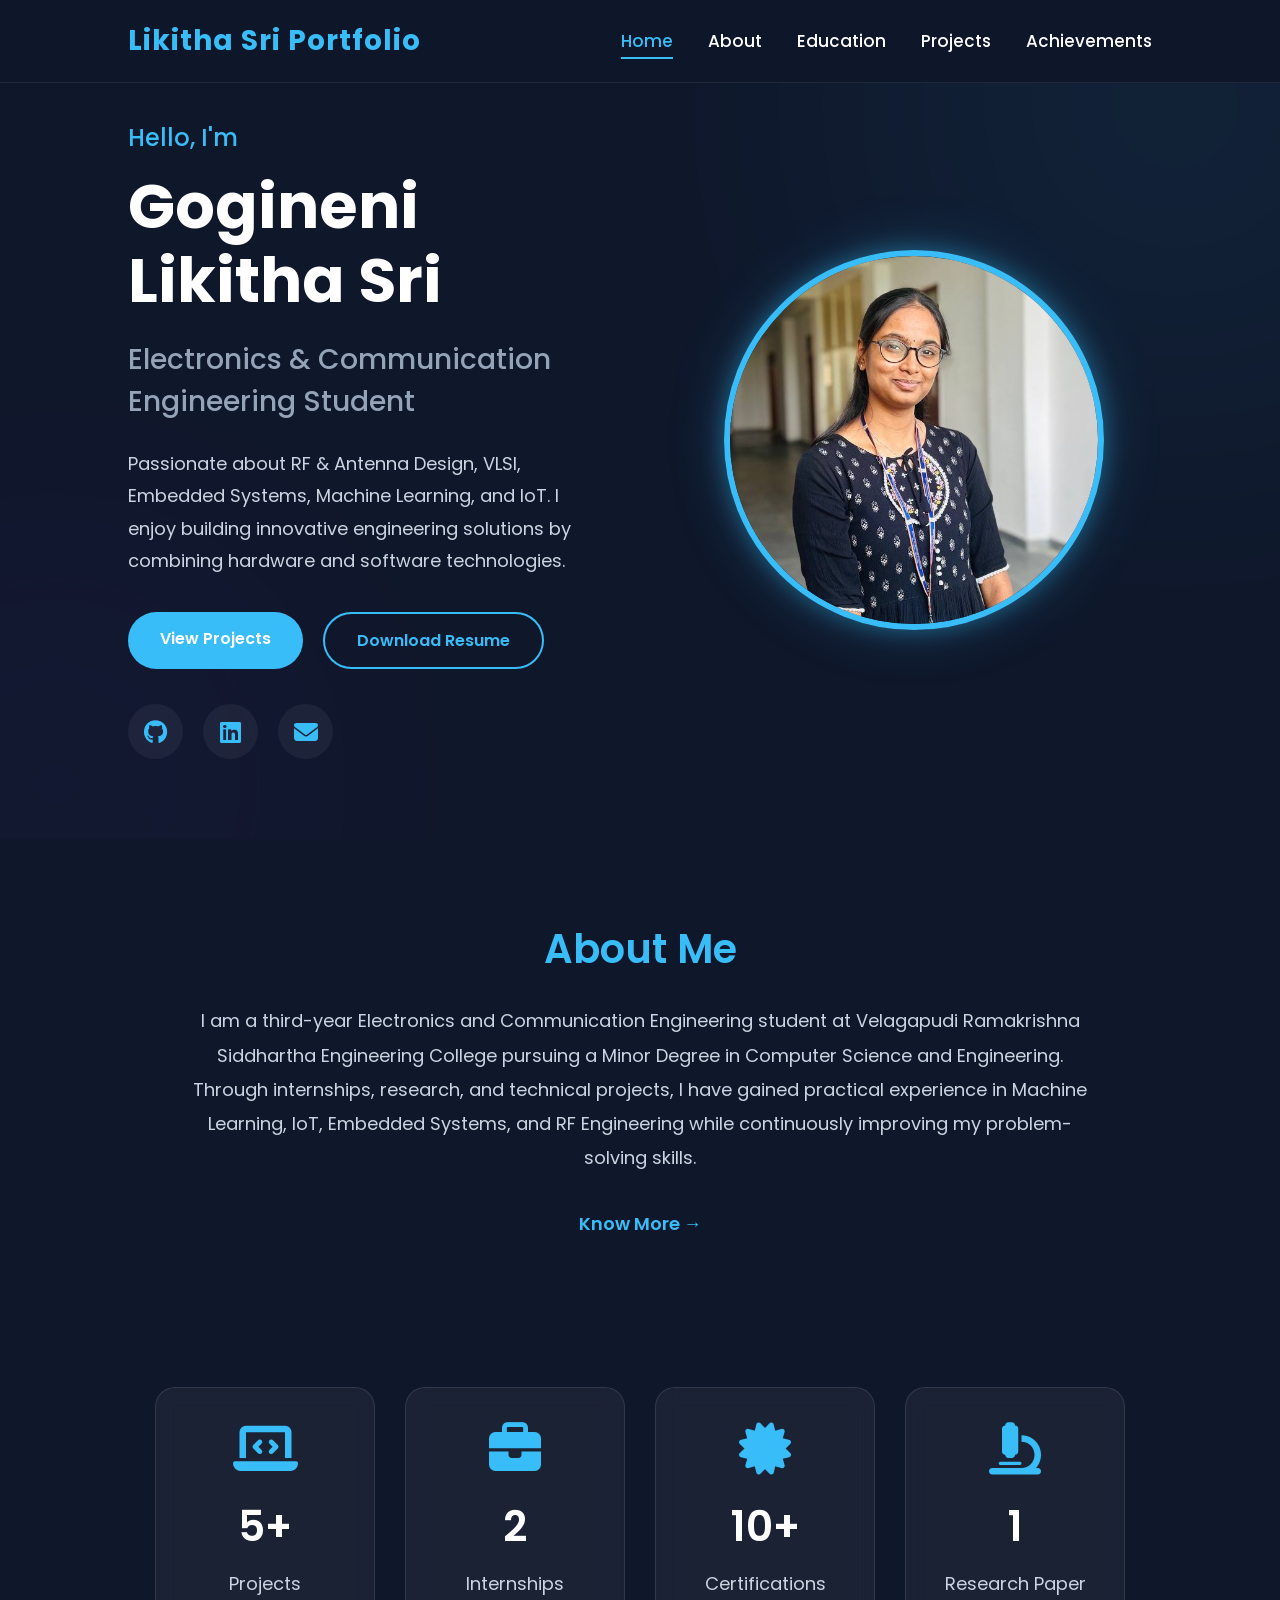
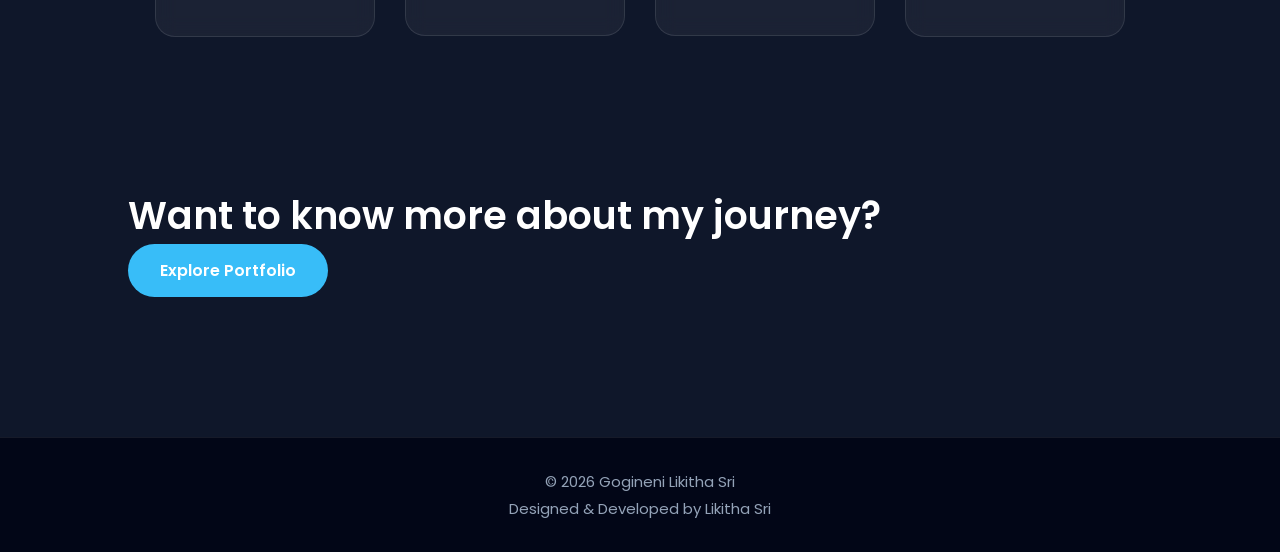
<file: index.html>
<!DOCTYPE html>
<html lang="en">

<head>
    <meta charset="UTF-8">
    <meta name="viewport" content="width=device-width, initial-scale=1.0">
    <title>Likitha Sri |    Portfolio</title>

    <link rel="stylesheet" href="style.css">

    <link href="https://fonts.googleapis.com/css2?family=Poppins:wght@300;400;500;600;700&display=swap"
        rel="stylesheet">

    <link rel="stylesheet"
        href="https://cdnjs.cloudflare.com/ajax/libs/font-awesome/6.6.0/css/all.min.css">
</head>

<body>

    <nav class="navbar">
        <div class="logo">
            Likitha Sri Portfolio
        </div>
        <ul class="nav-links">
            <li><a href="index.html" class="active">Home</a></li>
            <li><a href="about.html">About</a></li>
            <li><a href="education.html">Education</a></li>
            <li><a href="projects.html">Projects</a></li>
            <li><a href="achievements.html">Achievements</a></li>
        </ul>
    </nav>

    <section class="hero">
        <div class="hero-text">
            <h3>Hello, I'm</h3>
            <h1>Gogineni Likitha Sri</h1>
            <h2>Electronics & Communication Engineering Student</h2>
            <p>Passionate about RF & Antenna Design, VLSI, Embedded Systems, Machine Learning, and IoT. I enjoy building innovative engineering solutions by combining hardware and software technologies.</p>

            <div class="buttons">
                <a href="projects.html" class="btn"> View Projects </a>
                <a href="238W1A04L3.pdf" class="btn btn-outline"> Download Resume  </a>
            </div>

<!-- Social Icons -->

<div class="social-icons">

    <a href="https://github.com/likithasrig" target="_blank">
        <i class="fab fa-github"></i>
    </a>

    <a href="https://www.linkedin.com/in/likitha-sri-gogineni/" target="_blank">
        <i class="fab fa-linkedin"></i>
    </a>

    <a href="https://mail.google.com/mail/?view=cm&fs=1&to=likithasri.g@gmail.com" target="_blank">
        <i class="fas fa-envelope"></i>
    </a>

</div>
        </div>
        <div class="hero-image">
            <img src="portfolio image.jpg" alt="Likitha Sri">
        </div>
    </section>

    <section class="intro">
        <h2>About Me</h2>
        <p>I am a third-year Electronics and Communication Engineering student at Velagapudi Ramakrishna Siddhartha Engineering College pursuing a Minor Degree in Computer Science and Engineering. Through internships, research, and technical projects, I have gained practical experience in Machine Learning, IoT, Embedded Systems, and RF Engineering while continuously improving my problem-solving skills. </p>
        <a href="about.html" class="read-more">Know More →</a>
    </section>

    <section class="stats">
        <div class="stat-card">
            <i class="fa-solid fa-laptop-code"></i>
            <h2>5+</h2>
            <p>Projects</p>
        </div>
        <div class="stat-card">
            <i class="fa-solid fa-briefcase"></i>
            <h2>2</h2>
            <p>Internships</p>
        </div>
        <div class="stat-card">
            <i class="fa-solid fa-certificate"></i>
            <h2>10+</h2>
            <p>Certifications</p>
        </div>
        <div class="stat-card">
            <i class="fa-solid fa-microscope"></i>
            <h2>1</h2>
            <p>Research Paper</p>
        </div>
    </section>

    <section class="cta">
        <h2> Want to know more about my journey? </h2>
        <a href="about.html" class="btn">Explore Portfolio</a>
    </section>

    <footer>
        <p>
            © 2026 Gogineni Likitha Sri
            <br>
            Designed & Developed by Likitha Sri
        </p>
    </footer>

</body>
</html>
</file>
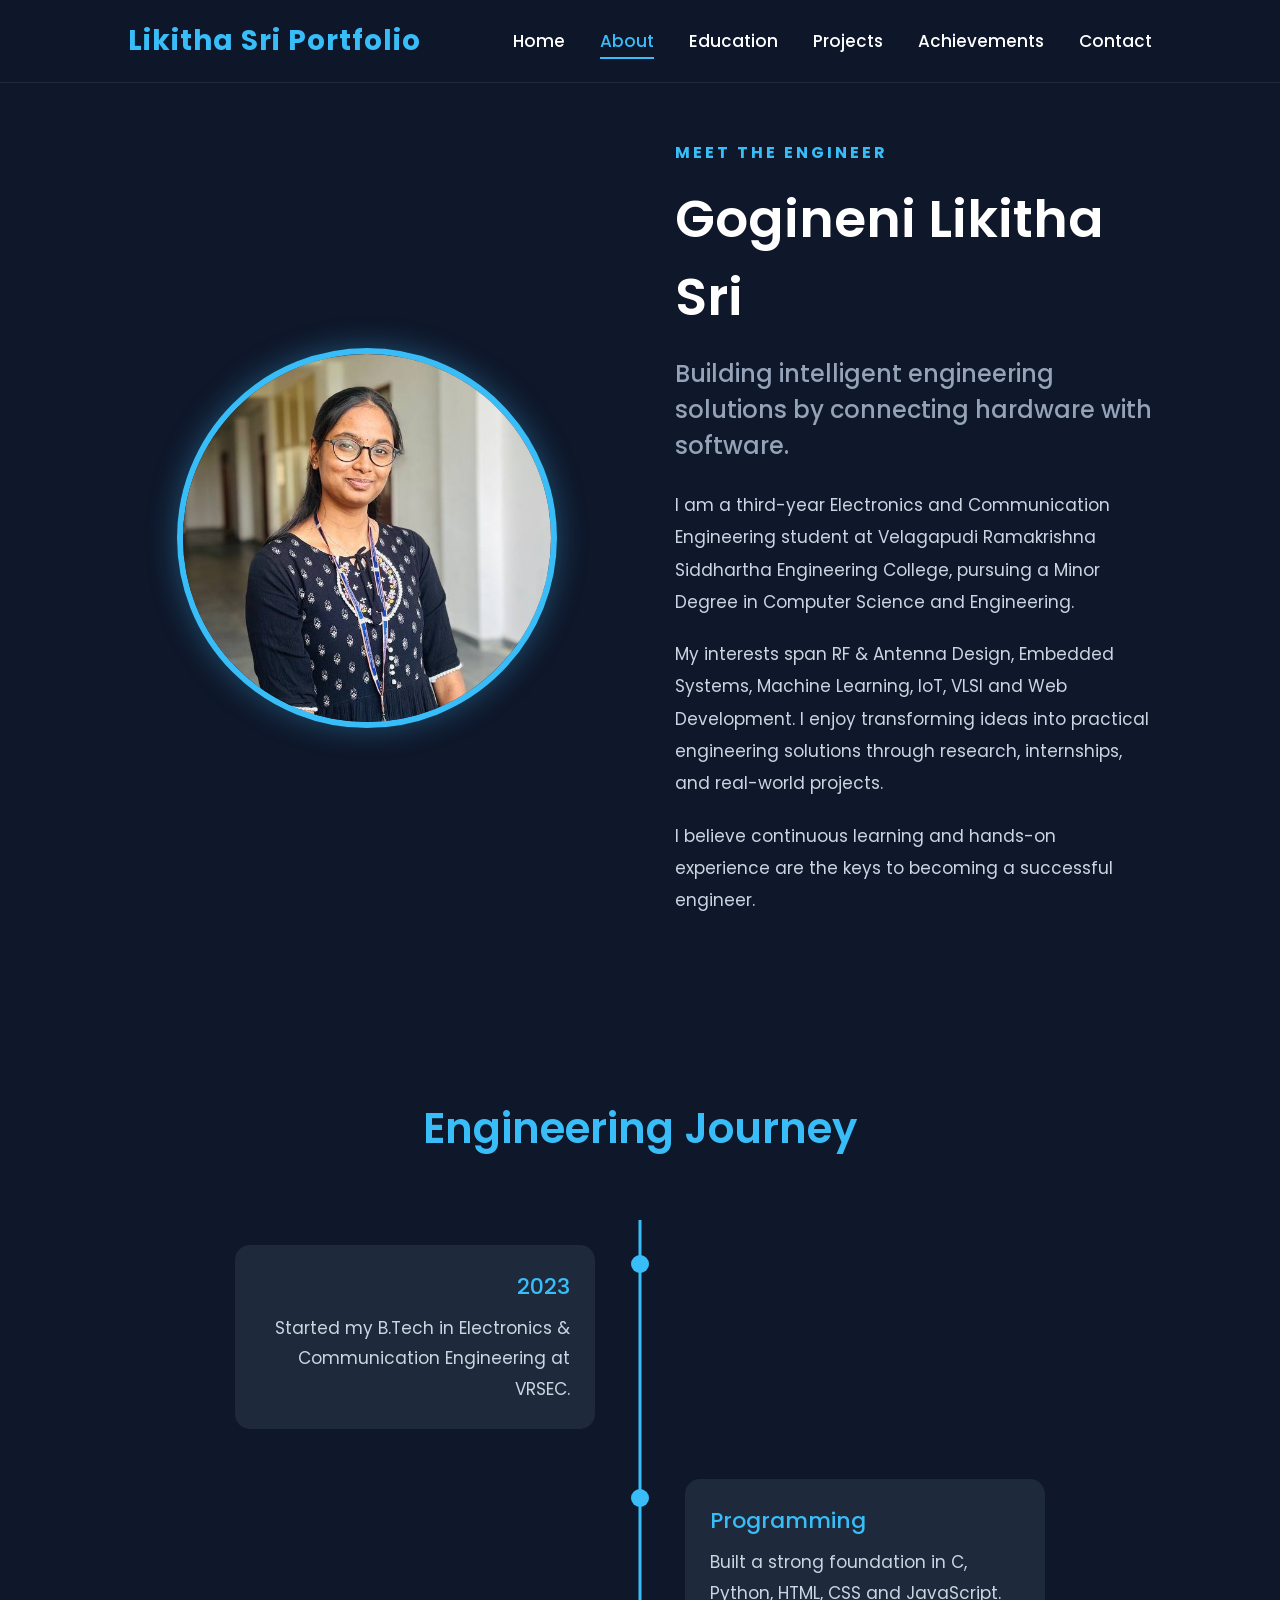
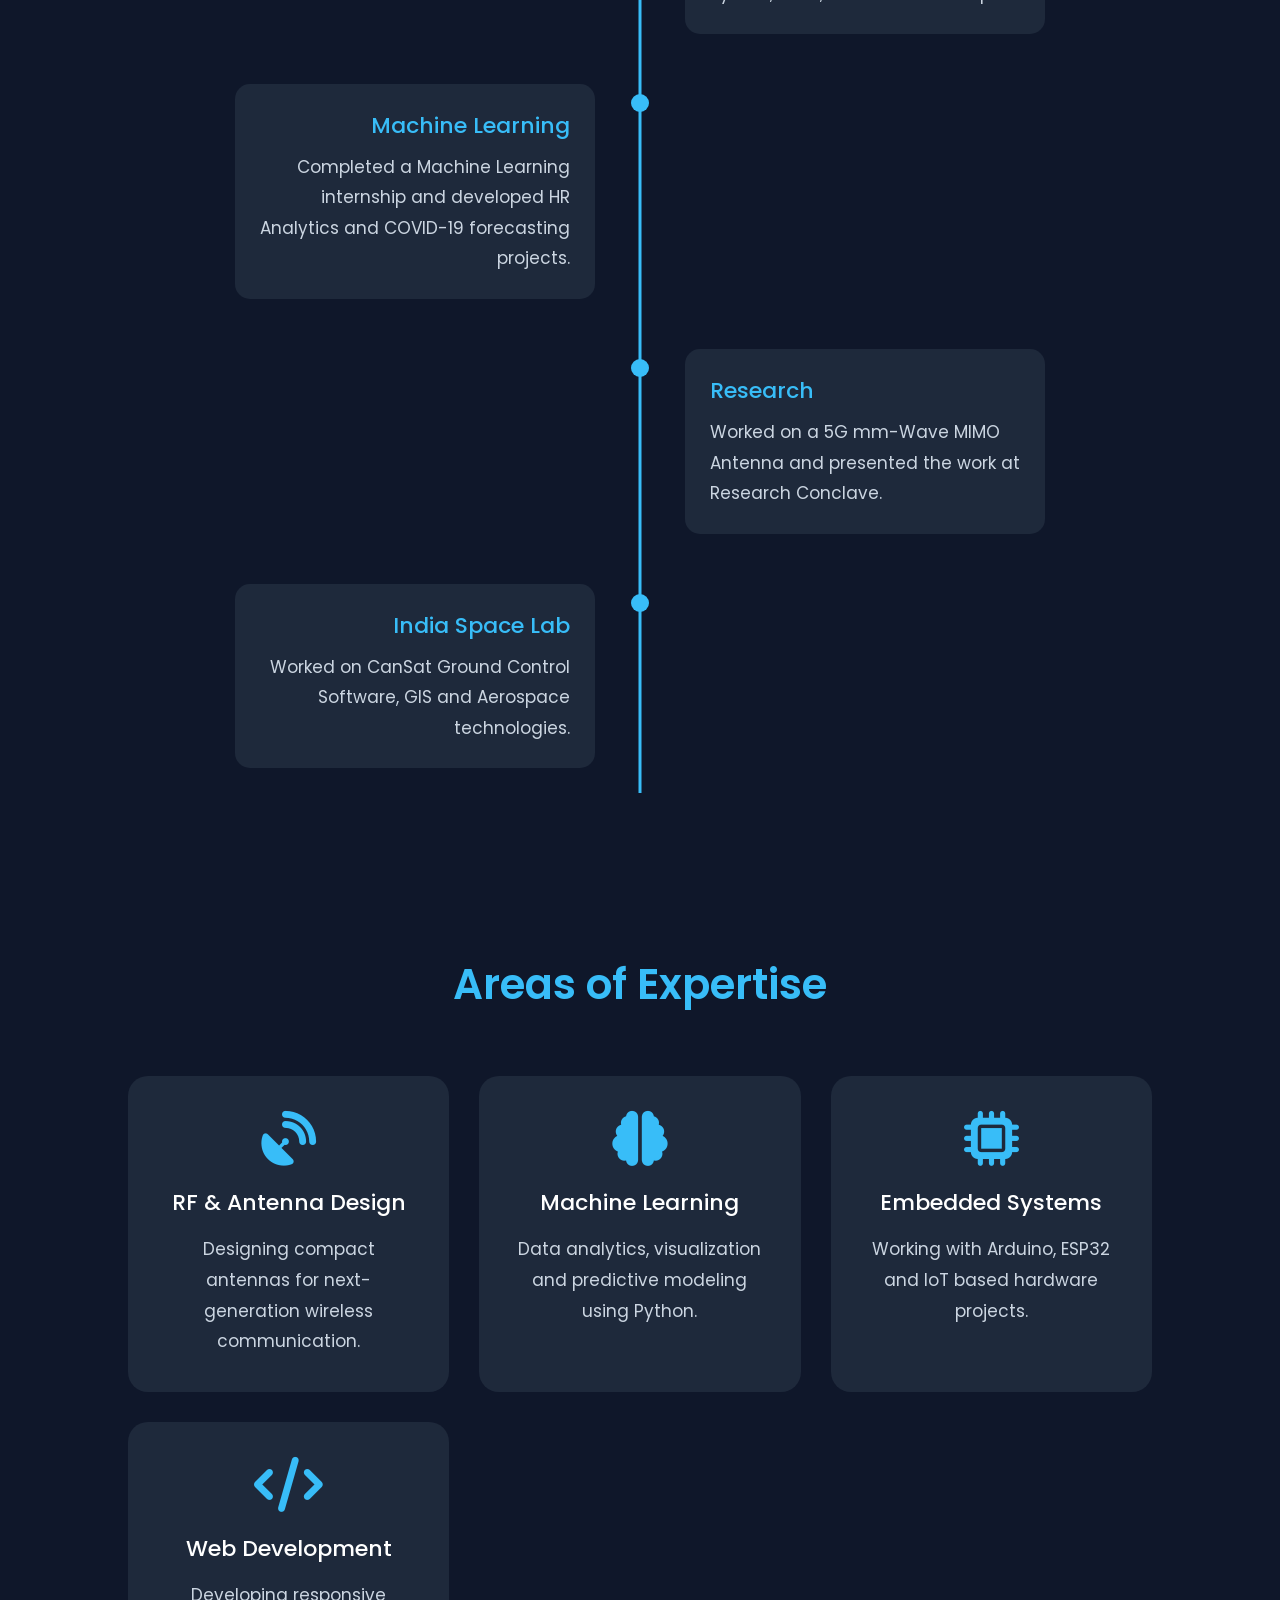
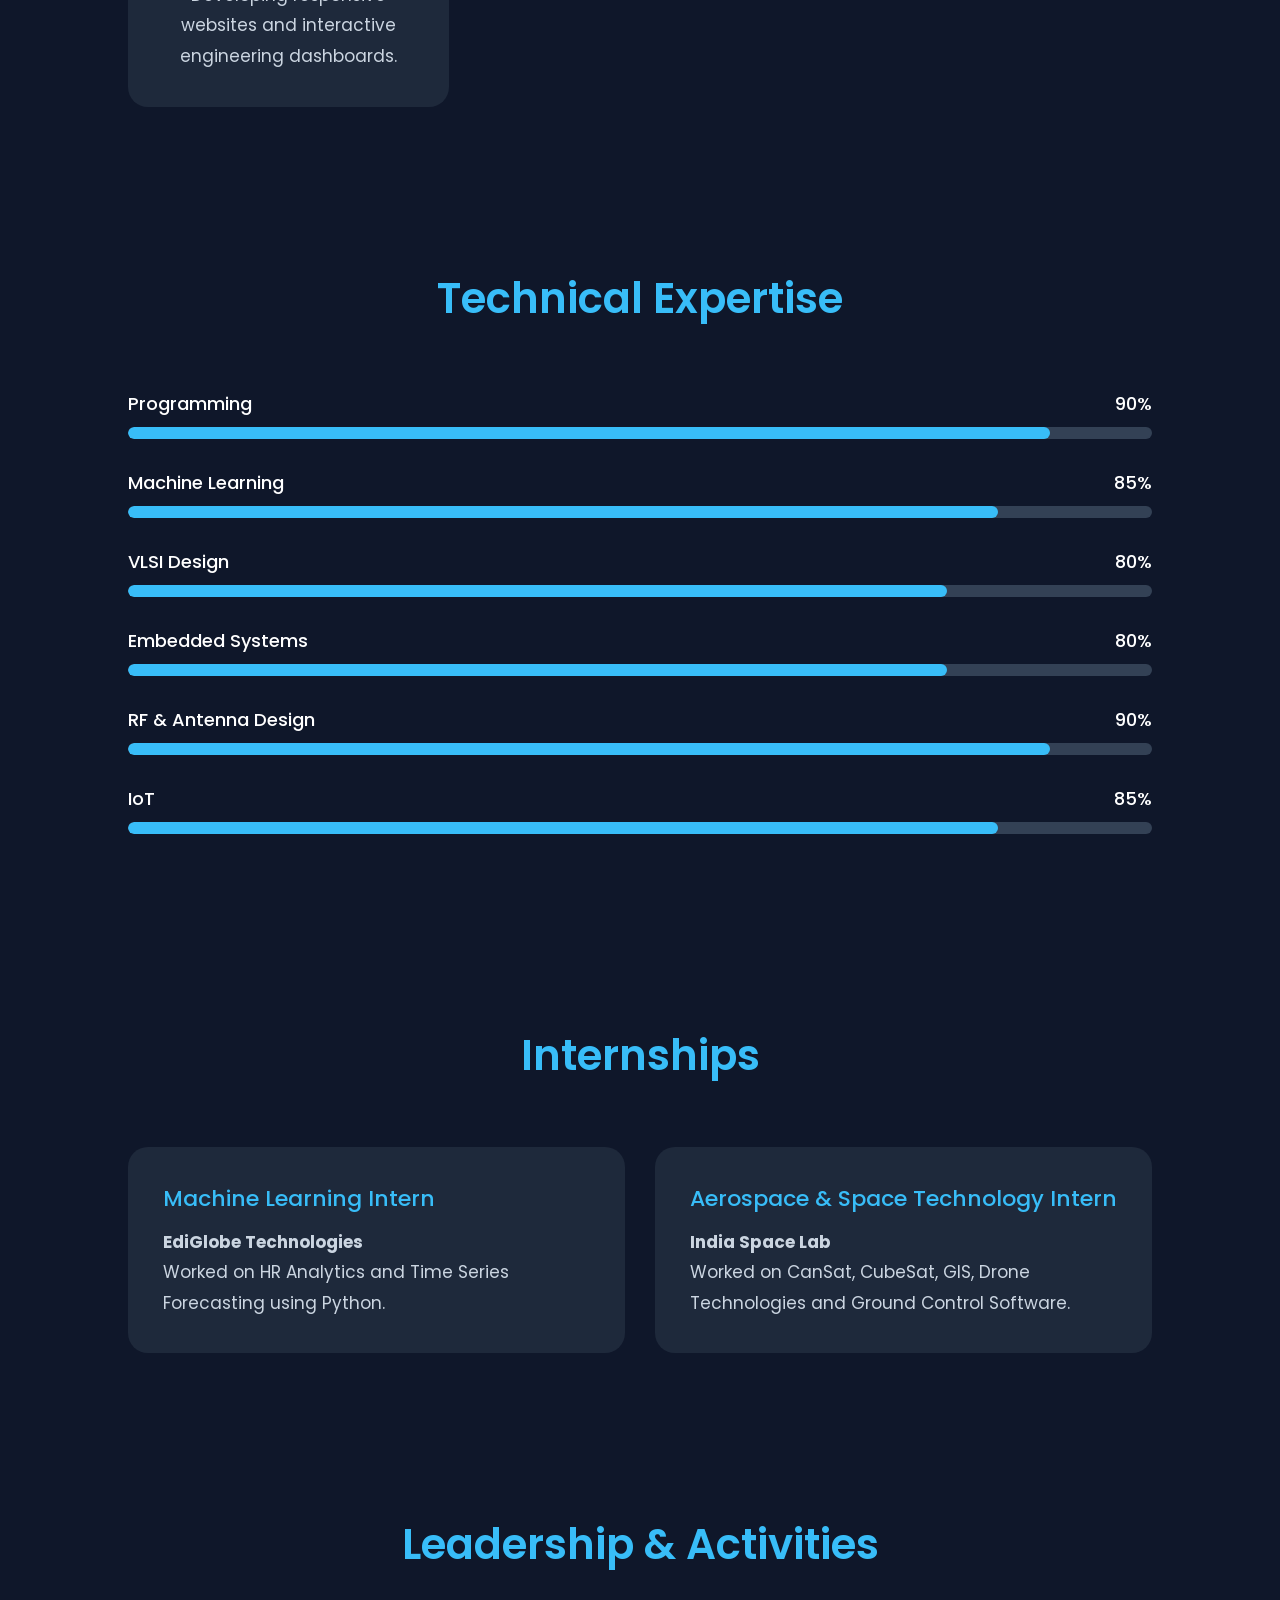
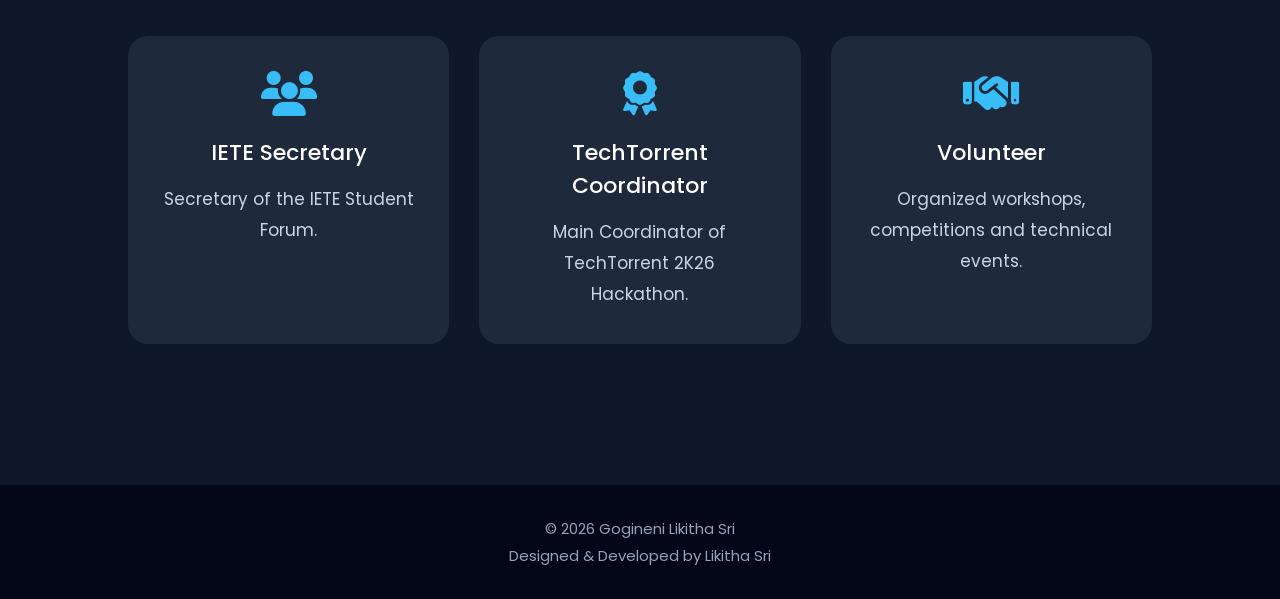
<file: about.html>
<!DOCTYPE html>
<html lang="en">
<head>
<meta charset="UTF-8">
<meta name="viewport" content="width=device-width, initial-scale=1.0">
<title>About | Likitha Sri</title>

<link rel="stylesheet" href="style.css">
<link href="https://fonts.googleapis.com/css2?family=Poppins:wght@300;400;500;600;700&display=swap" rel="stylesheet">
<link rel="stylesheet" href="https://cdnjs.cloudflare.com/ajax/libs/font-awesome/6.6.0/css/all.min.css">

</head>
<body>

<!-- NAVBAR -->

<nav class="navbar">
    <div class="logo">Likitha Sri Portfolio</div>

    <ul class="nav-links">
        <li><a href="index.html">Home</a></li>
        <li><a href="about.html" class="active">About</a></li>
        <li><a href="education.html">Education</a></li>
        <li><a href="projects.html">Projects</a></li>
        <li><a href="achievements.html">Achievements</a></li>
        <li><a href="contact.html">Contact</a></li>
    </ul>
</nav>


<!-- ABOUT HERO -->

<section class="about">

    <div class="about-image">
        <img src="portfolio image.jpg" alt="Likitha Sri">
    </div>

    <div class="about-content">

        <h5>MEET THE ENGINEER</h5>

        <h2>Gogineni Likitha Sri</h2>

        <h3>Building intelligent engineering solutions by connecting hardware with software.</h3>

        <p>
            I am a third-year Electronics and Communication Engineering student at
            Velagapudi Ramakrishna Siddhartha Engineering College, pursuing a Minor
            Degree in Computer Science and Engineering.
        </p>

        <p>
            My interests span RF & Antenna Design, Embedded Systems, Machine
            Learning, IoT, VLSI and Web Development. I enjoy transforming ideas
            into practical engineering solutions through research, internships,
            and real-world projects.
        </p>

        <p>
            I believe continuous learning and hands-on experience are the keys to
            becoming a successful engineer.
        </p>

    </div>

</section>



<!-- JOURNEY -->

<section class="journey">

<h2 class="section-title">Engineering Journey</h2>

<div class="timeline">

<div class="timeline-item">
<div class="timeline-dot"></div>
<div class="timeline-content">
<h3>2023</h3>
<p>Started my B.Tech in Electronics & Communication Engineering at VRSEC.</p>
</div>
</div>

<div class="timeline-item">
<div class="timeline-dot"></div>
<div class="timeline-content">
<h3>Programming</h3>
<p>Built a strong foundation in C, Python, HTML, CSS and JavaScript.</p>
</div>
</div>

<div class="timeline-item">
<div class="timeline-dot"></div>
<div class="timeline-content">
<h3>Machine Learning</h3>
<p>Completed a Machine Learning internship and developed HR Analytics and COVID-19 forecasting projects.</p>
</div>
</div>

<div class="timeline-item">
<div class="timeline-dot"></div>
<div class="timeline-content">
<h3>Research</h3>
<p>Worked on a 5G mm-Wave MIMO Antenna and presented the work at Research Conclave.</p>
</div>
</div>

<div class="timeline-item">
<div class="timeline-dot"></div>
<div class="timeline-content">
<h3>India Space Lab</h3>
<p>Worked on CanSat Ground Control Software, GIS and Aerospace technologies.</p>
</div>
</div>

</div>

</section>



<!-- AREAS OF EXPERTISE -->

<section class="expertise">

<h2 class="section-title">Areas of Expertise</h2>

<div class="expertise-grid">

<div class="expertise-card">
<i class="fas fa-satellite-dish"></i>
<h3>RF & Antenna Design</h3>
<p>Designing compact antennas for next-generation wireless communication.</p>
</div>

<div class="expertise-card">
<i class="fas fa-brain"></i>
<h3>Machine Learning</h3>
<p>Data analytics, visualization and predictive modeling using Python.</p>
</div>

<div class="expertise-card">
<i class="fas fa-microchip"></i>
<h3>Embedded Systems</h3>
<p>Working with Arduino, ESP32 and IoT based hardware projects.</p>
</div>

<div class="expertise-card">
<i class="fas fa-code"></i>
<h3>Web Development</h3>
<p>Developing responsive websites and interactive engineering dashboards.</p>
</div>

</div>

</section>



<!-- SKILLS -->

<section class="skills">

<h2 class="section-title">Technical Expertise</h2>

<div class="skill">
<div class="skill-name"><span>Programming</span><span>90%</span></div>
<div class="skill-bar"><div class="skill-progress" style="width:90%"></div></div>
</div>

<div class="skill">
<div class="skill-name"><span>Machine Learning</span><span>85%</span></div>
<div class="skill-bar"><div class="skill-progress" style="width:85%"></div></div>
</div>

<div class="skill">
<div class="skill-name"><span>VLSI Design</span><span>80%</span></div>
<div class="skill-bar"><div class="skill-progress" style="width:80%"></div></div>
</div>

<div class="skill">
<div class="skill-name"><span>Embedded Systems</span><span>80%</span></div>
<div class="skill-bar"><div class="skill-progress" style="width:80%"></div></div>
</div>

<div class="skill">
<div class="skill-name"><span>RF & Antenna Design</span><span>90%</span></div>
<div class="skill-bar"><div class="skill-progress" style="width:90%"></div></div>
</div>

<div class="skill">
<div class="skill-name"><span>IoT</span><span>85%</span></div>
<div class="skill-bar"><div class="skill-progress" style="width:85%"></div></div>
</div>

</section>



<!-- INTERNSHIPS -->

<section class="internships">

<h2 class="section-title">Internships</h2>

<div class="internship-grid">

<div class="internship-card">
<h3>Machine Learning Intern</h3>
<p><strong>EdiGlobe Technologies</strong></p>
<p>Worked on HR Analytics and Time Series Forecasting using Python.</p>
</div>

<div class="internship-card">
<h3>Aerospace & Space Technology Intern</h3>
<p><strong>India Space Lab</strong></p>
<p>Worked on CanSat, CubeSat, GIS, Drone Technologies and Ground Control Software.</p>
</div>

</div>

</section>



<!-- LEADERSHIP -->

<section class="leadership">

<h2 class="section-title">Leadership & Activities</h2>

<div class="leadership-grid">

<div class="leadership-card">
<i class="fas fa-users"></i>
<h3>IETE Secretary</h3>
<p>Secretary of the IETE Student Forum.</p>
</div>

<div class="leadership-card">
<i class="fas fa-award"></i>
<h3>TechTorrent Coordinator</h3>
<p>Main Coordinator of TechTorrent 2K26 Hackathon.</p>
</div>

<div class="leadership-card">
<i class="fas fa-handshake"></i>
<h3>Volunteer</h3>
<p>Organized workshops, competitions and technical events.</p>
</div>

</div>

</section>

<footer>

<p>
© 2026 Gogineni Likitha Sri
<br>
Designed & Developed by Likitha Sri
</p>

</footer>

</body>
</html>
</file>
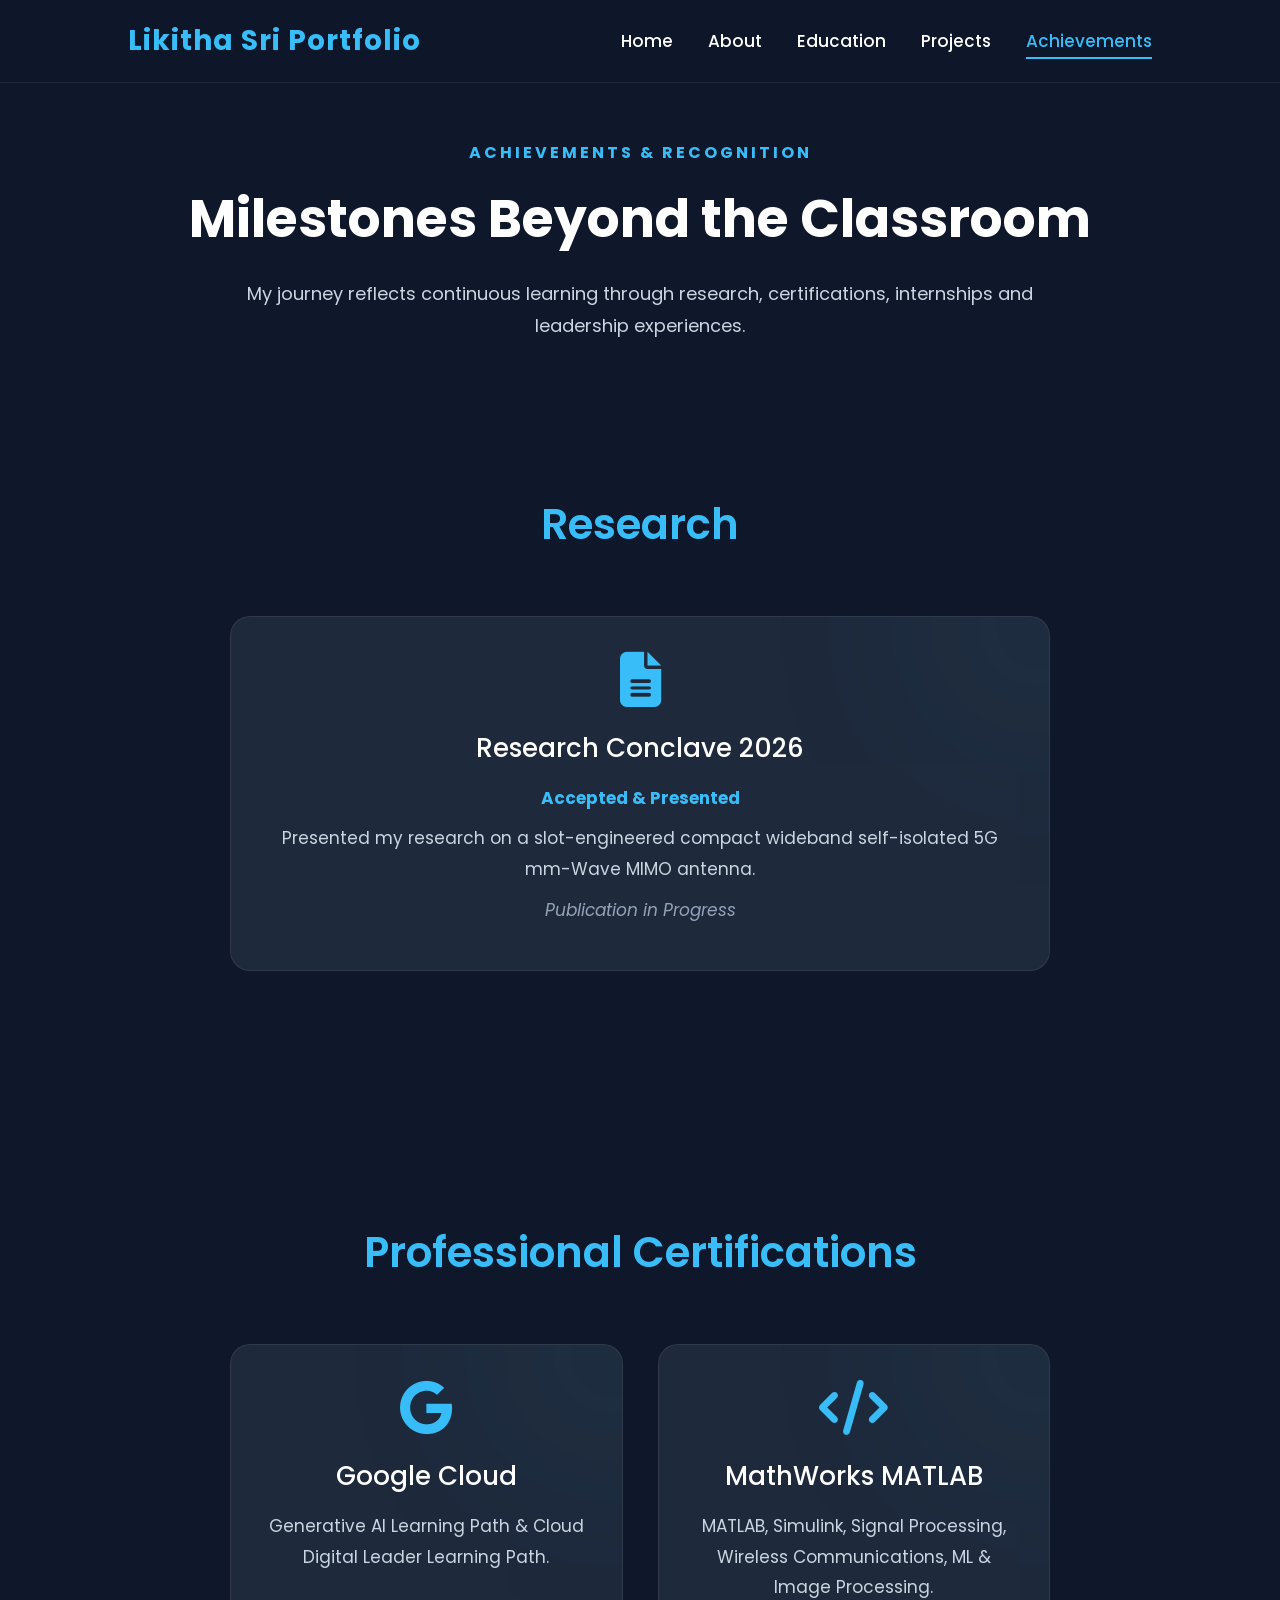
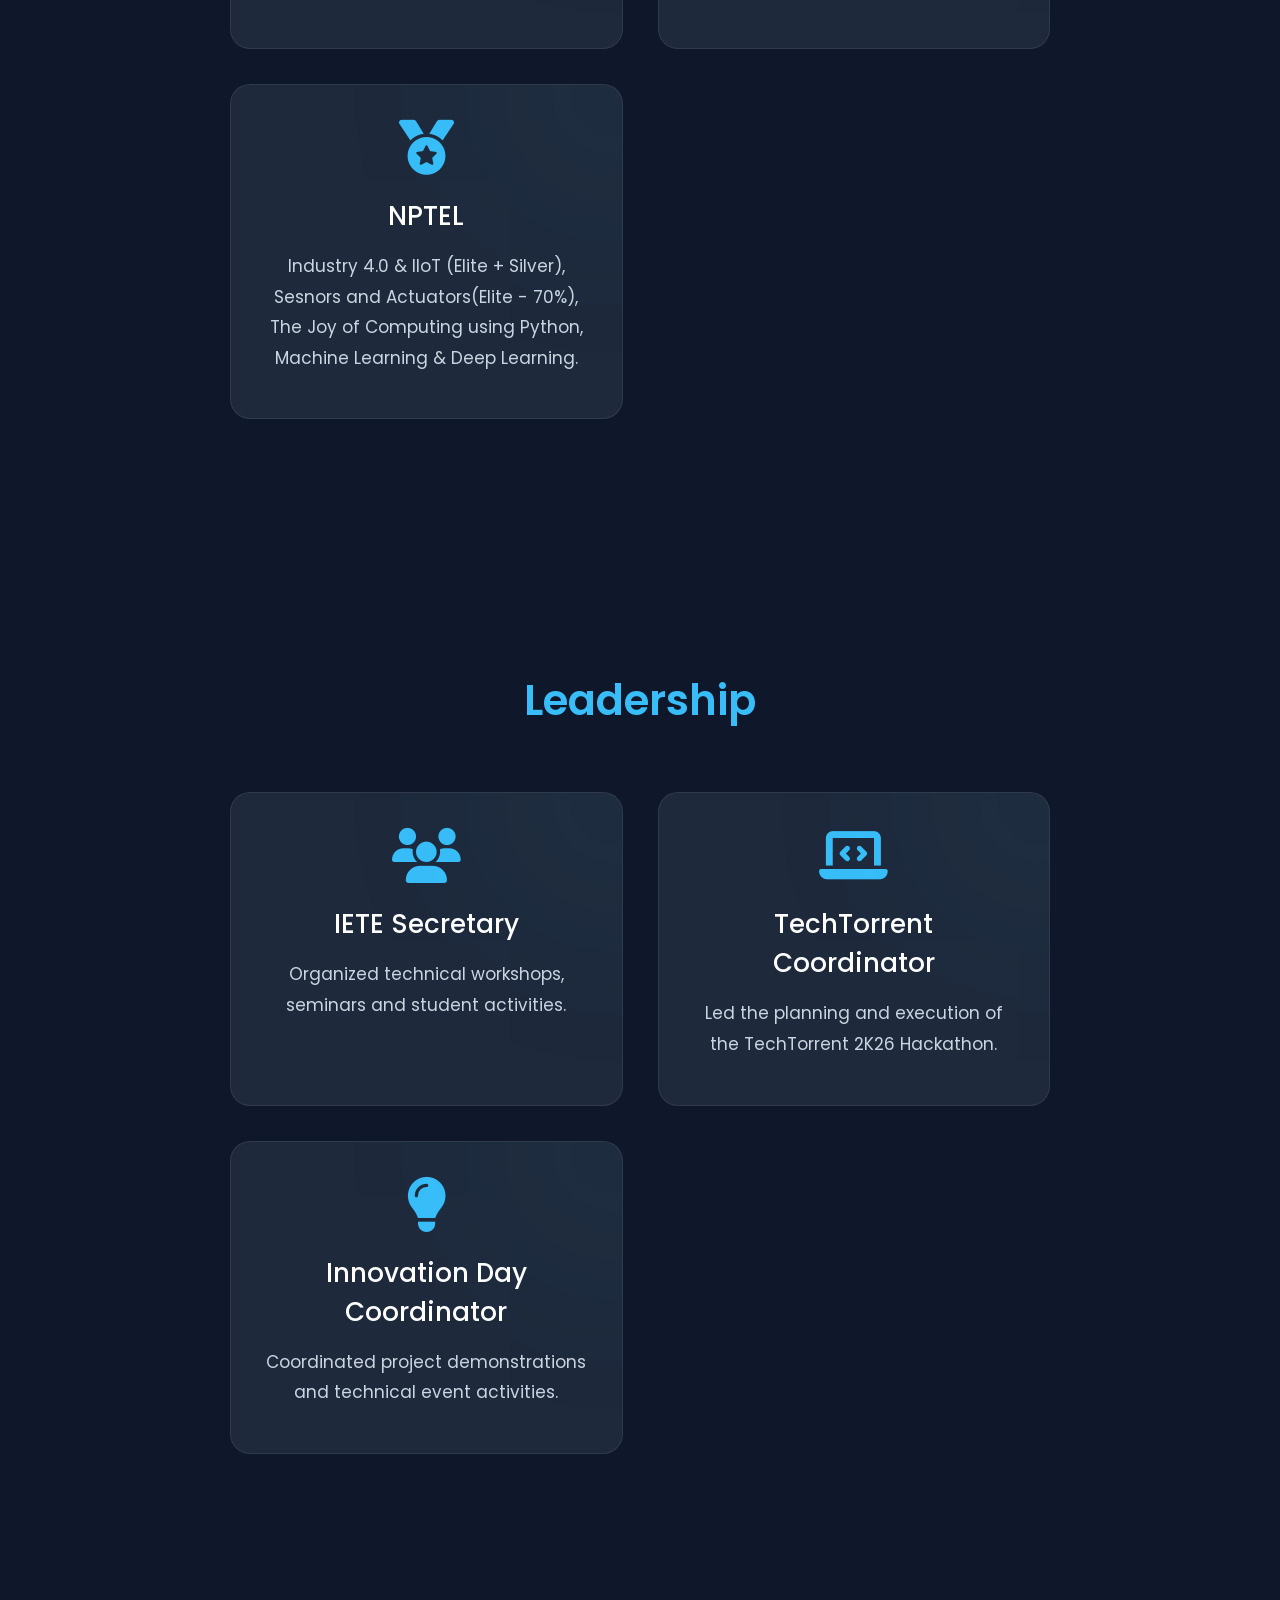
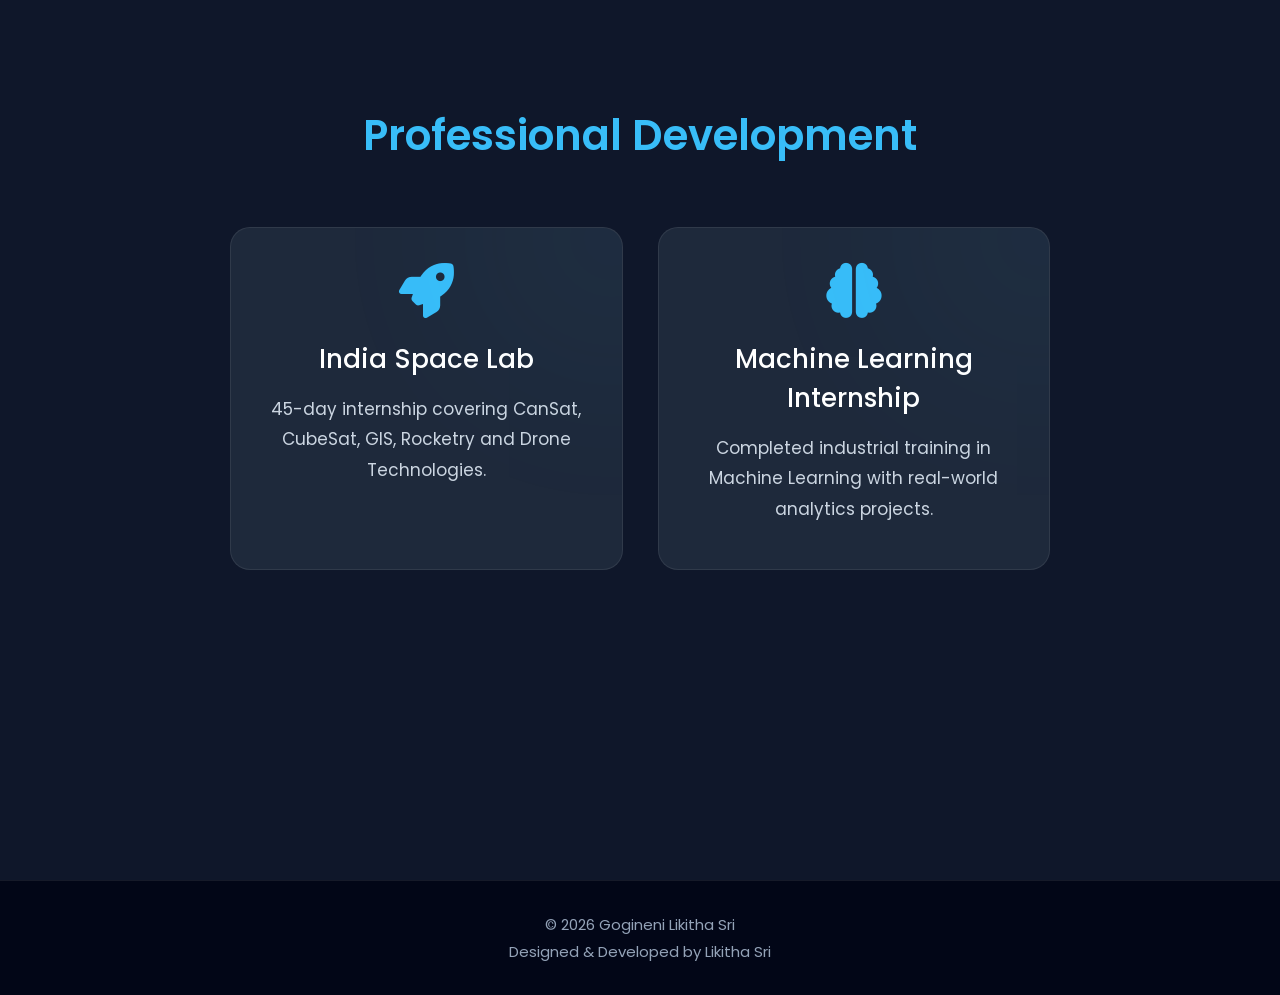
<file: achievements.html>
<!DOCTYPE html>
<html lang="en">
<head>
<meta charset="UTF-8">
<meta name="viewport" content="width=device-width, initial-scale=1.0">
<title>Achievements | Likitha Sri</title>

<link rel="stylesheet" href="style.css">
<link href="https://fonts.googleapis.com/css2?family=Poppins:wght@300;400;500;600;700&display=swap" rel="stylesheet">
<link rel="stylesheet" href="https://cdnjs.cloudflare.com/ajax/libs/font-awesome/6.6.0/css/all.min.css">
</head>
<body>

<nav class="navbar">
<div class="logo">Likitha Sri Portfolio</div>
<ul class="nav-links">
<li><a href="index.html">Home</a></li>
<li><a href="about.html">About</a></li>
<li><a href="education.html">Education</a></li>
<li><a href="projects.html">Projects</a></li>
<li><a href="achievements.html" class="active">Achievements</a></li>
</ul>
</nav>

<section class="achievements-page">

<div class="page-heading">
<h5>ACHIEVEMENTS & RECOGNITION</h5>
<h1>Milestones Beyond the Classroom</h1>
<p>My journey reflects continuous learning through research, certifications, internships and leadership experiences.</p>
</div>

<section class="achievement-section">
<h2 class="section-title">Research</h2>

<div class="achievement-grid">

<div class="achievement-card">
<i class="fas fa-file-alt"></i>
<h3>Research Conclave 2026</h3>
<p><strong>Accepted & Presented</strong></p>
<p>Presented my research on a slot-engineered compact wideband self-isolated 5G mm-Wave MIMO antenna.</p>
<p><em>Publication in Progress</em></p>
</div>

</div>
</section>

<section class="achievement-section">
<h2 class="section-title">Professional Certifications</h2>

<div class="achievement-grid">

<div class="achievement-card">
<i class="fab fa-google"></i>
<h3>Google Cloud</h3>
<p>Generative AI Learning Path & Cloud Digital Leader Learning Path.</p>
</div>

<div class="achievement-card">
<i class="fas fa-code"></i>
<h3>MathWorks MATLAB</h3>
<p>MATLAB, Simulink, Signal Processing, Wireless Communications, ML & Image Processing.</p>
</div>

<div class="achievement-card">
<i class="fas fa-medal"></i>
<h3>NPTEL</h3>
<p>Industry 4.0 & IIoT (Elite + Silver), Sesnors and Actuators(Elite - 70%), The Joy of Computing using Python, Machine Learning & Deep Learning.</p>
</div>

</div>
</section>

<section class="achievement-section">
<h2 class="section-title">Leadership</h2>

<div class="achievement-grid">

<div class="achievement-card">
<i class="fas fa-users"></i>
<h3>IETE Secretary</h3>
<p>Organized technical workshops, seminars and student activities.</p>
</div>

<div class="achievement-card">
<i class="fas fa-laptop-code"></i>
<h3>TechTorrent Coordinator</h3>
<p>Led the planning and execution of the TechTorrent 2K26 Hackathon.</p>
</div>

<div class="achievement-card">
<i class="fas fa-lightbulb"></i>
<h3>Innovation Day Coordinator</h3>
<p>Coordinated project demonstrations and technical event activities.</p>
</div>

</div>
</section>

<section class="achievement-section">
<h2 class="section-title">Professional Development</h2>

<div class="achievement-grid">

<div class="achievement-card">
<i class="fas fa-rocket"></i>
<h3>India Space Lab</h3>
<p>45-day internship covering CanSat, CubeSat, GIS, Rocketry and Drone Technologies.</p>
</div>

<div class="achievement-card">
<i class="fas fa-brain"></i>
<h3>Machine Learning Internship</h3>
<p>Completed industrial training in Machine Learning with real-world analytics projects.</p>
</div>

</div>

</section>

</section>

<footer>
<p>© 2026 Gogineni Likitha Sri<br>Designed & Developed by Likitha Sri</p>
</footer>

</body>
</html>
</file>
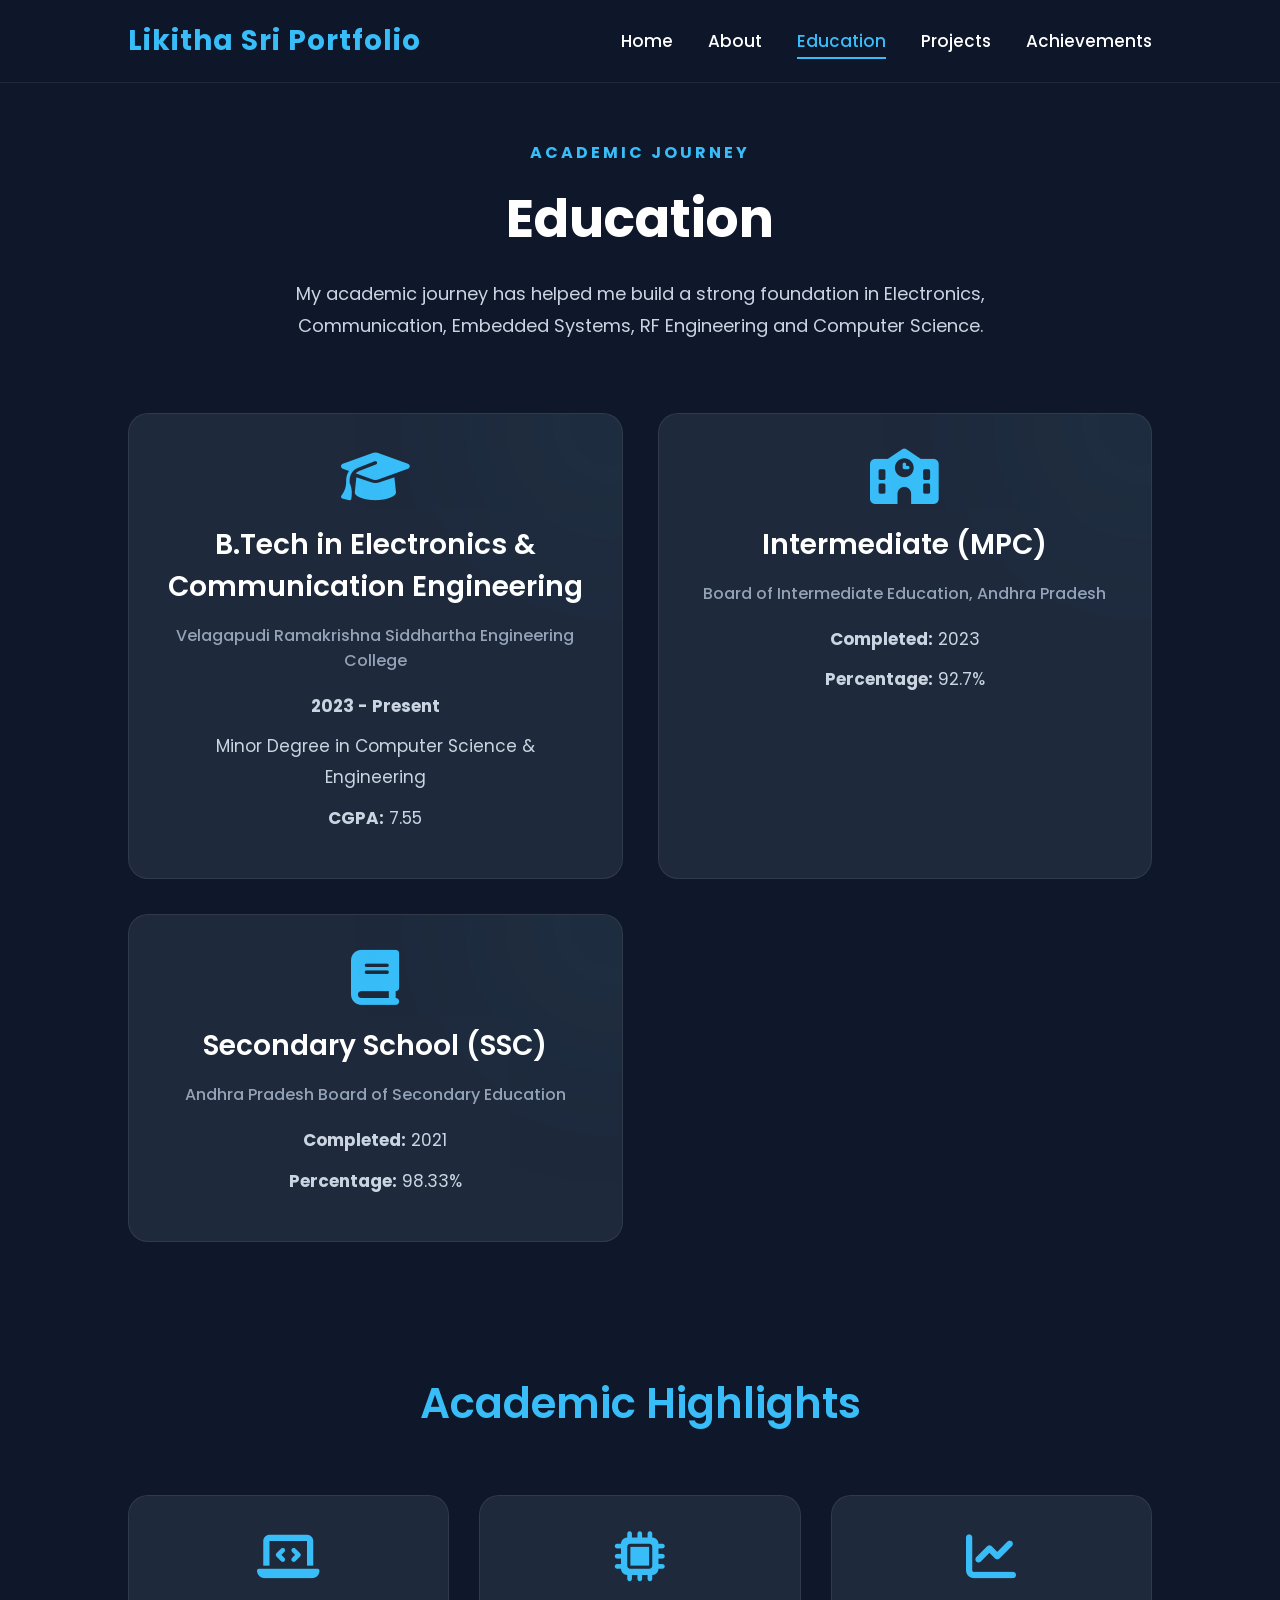
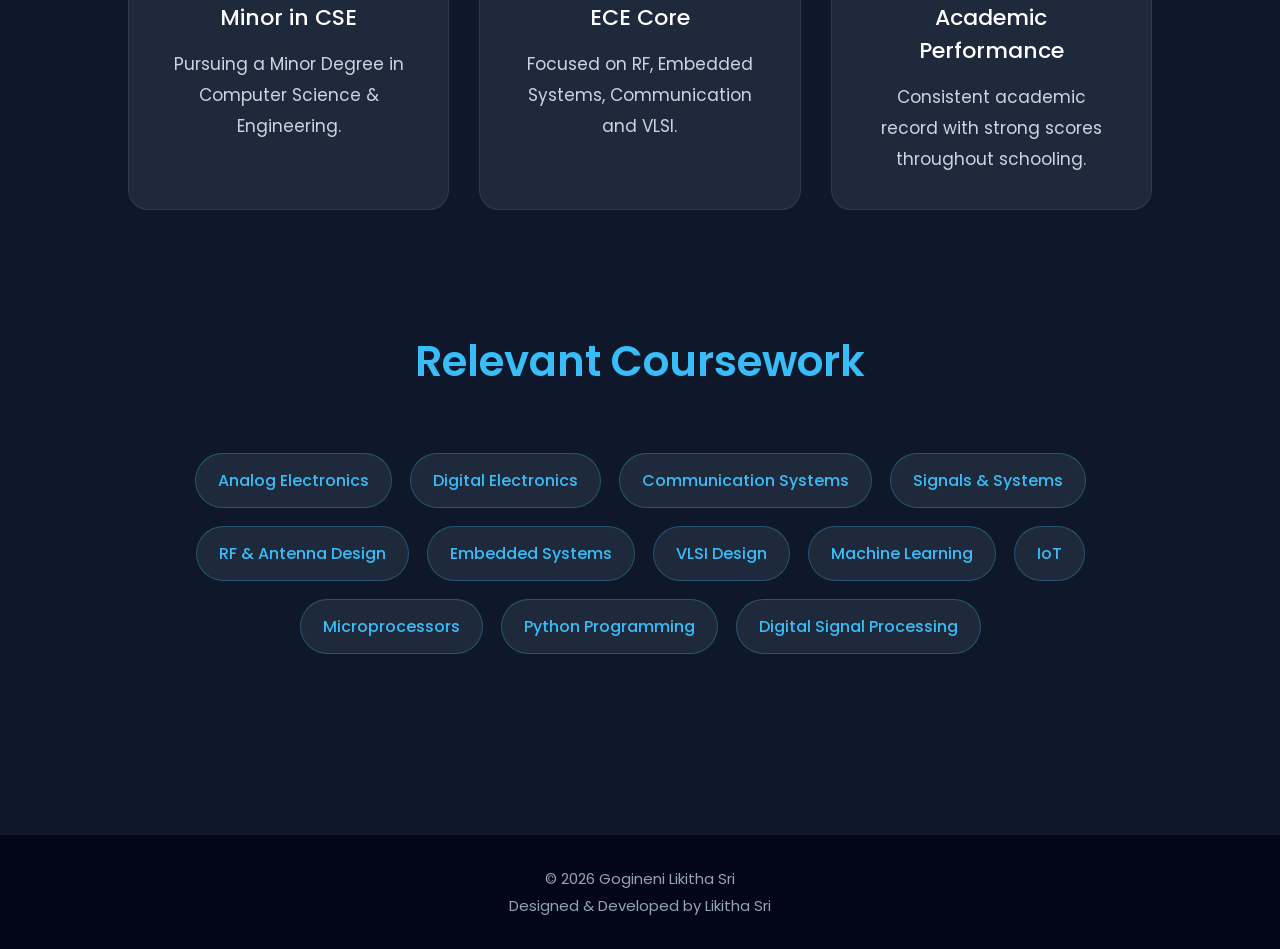
<file: education.html>
<!DOCTYPE html>
<html lang="en">
<head>
<meta charset="UTF-8">
<meta name="viewport" content="width=device-width, initial-scale=1.0">
<title>Education | Likitha Sri</title>

<link rel="stylesheet" href="style.css">
<link href="https://fonts.googleapis.com/css2?family=Poppins:wght@300;400;500;600;700&display=swap" rel="stylesheet">
<link rel="stylesheet" href="https://cdnjs.cloudflare.com/ajax/libs/font-awesome/6.6.0/css/all.min.css">
</head>

<body>

<nav class="navbar">
    <div class="logo">Likitha Sri Portfolio</div>

    <ul class="nav-links">
        <li><a href="index.html">Home</a></li>
        <li><a href="about.html">About</a></li>
        <li><a href="education.html" class="active">Education</a></li>
        <li><a href="projects.html">Projects</a></li>
        <li><a href="achievements.html">Achievements</a></li>
    </ul>
</nav>

<section class="education-page">

<div class="page-heading">
    <h5>ACADEMIC JOURNEY</h5>
    <h1>Education</h1>
    <p>My academic journey has helped me build a strong foundation in Electronics, Communication, Embedded Systems, RF Engineering and Computer Science.</p>
</div>

<div class="education-grid">

<div class="education-card">
    <i class="fas fa-graduation-cap"></i>
    <h2>B.Tech in Electronics & Communication Engineering</h2>
    <h4>Velagapudi Ramakrishna Siddhartha Engineering College</h4>
    <p><strong>2023 - Present</strong></p>
    <p>Minor Degree in Computer Science & Engineering</p>
    <p><strong>CGPA:</strong> 7.55</p>
</div>

<div class="education-card">
    <i class="fas fa-school"></i>
    <h2>Intermediate (MPC)</h2>
    <h4>Board of Intermediate Education, Andhra Pradesh</h4>
    <p><strong>Completed:</strong> 2023</p>
    <p><strong>Percentage:</strong> 92.7%</p>
</div>

<div class="education-card">
    <i class="fas fa-book"></i>
    <h2>Secondary School (SSC)</h2>
    <h4>Andhra Pradesh Board of Secondary Education</h4>
    <p><strong>Completed:</strong> 2021</p>
    <p><strong>Percentage:</strong> 98.33%</p>
</div>

</div>

<section class="highlights">

<h2 class="section-title">Academic Highlights</h2>

<div class="highlights-grid">

<div class="highlight-card">
<i class="fas fa-laptop-code"></i>
<h3>Minor in CSE</h3>
<p>Pursuing a Minor Degree in Computer Science & Engineering.</p>
</div>

<div class="highlight-card">
<i class="fas fa-microchip"></i>
<h3>ECE Core</h3>
<p>Focused on RF, Embedded Systems, Communication and VLSI.</p>
</div>

<div class="highlight-card">
<i class="fas fa-chart-line"></i>
<h3>Academic Performance</h3>
<p>Consistent academic record with strong scores throughout schooling.</p>
</div>

</div>

</section>

<section class="coursework">

<h2 class="section-title">Relevant Coursework</h2>

<div class="course-grid">
<span>Analog Electronics</span>
<span>Digital Electronics</span>
<span>Communication Systems</span>
<span>Signals & Systems</span>
<span>RF & Antenna Design</span>
<span>Embedded Systems</span>
<span>VLSI Design</span>
<span>Machine Learning</span>
<span>IoT</span>
<span>Microprocessors</span>
<span>Python Programming</span>
<span>Digital Signal Processing</span>
</div>

</section>

</section>

<footer>
<p>© 2026 Gogineni Likitha Sri<br>Designed & Developed by Likitha Sri</p>
</footer>

</body>
</html>
</file>
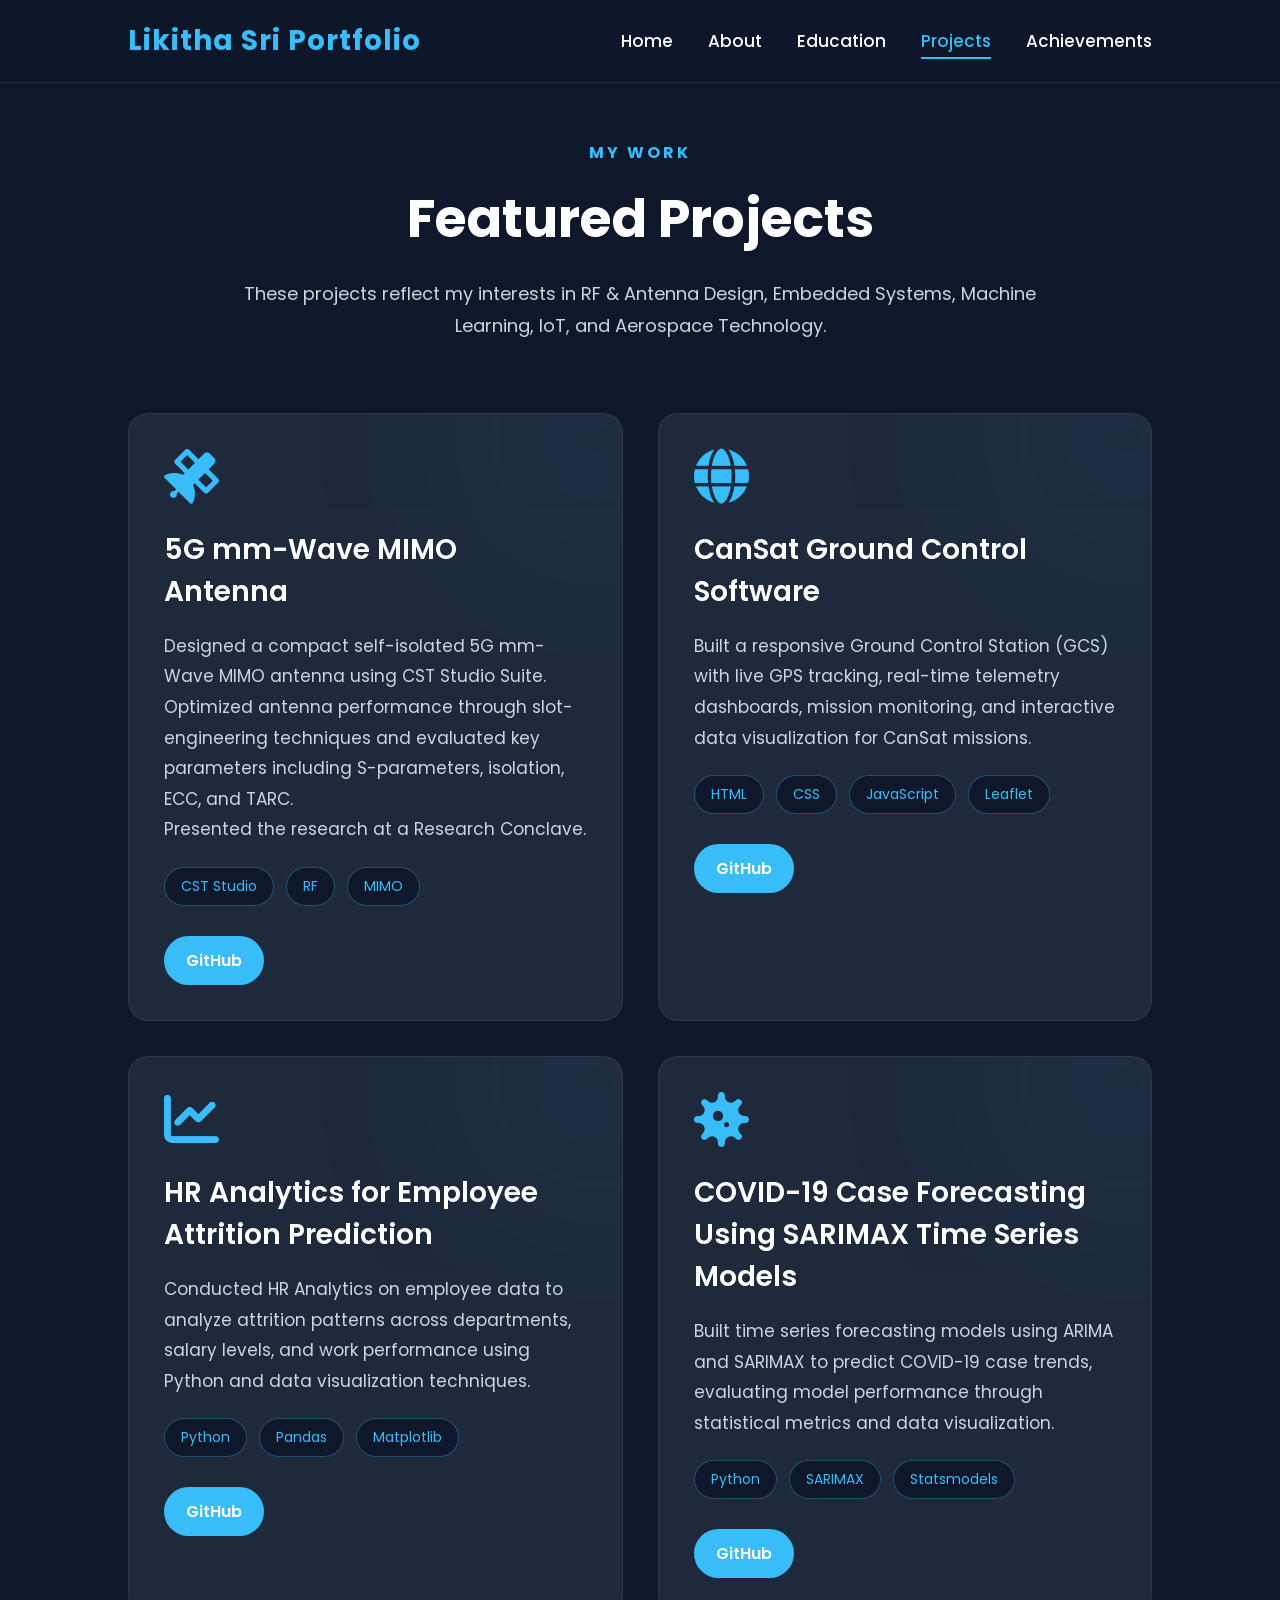
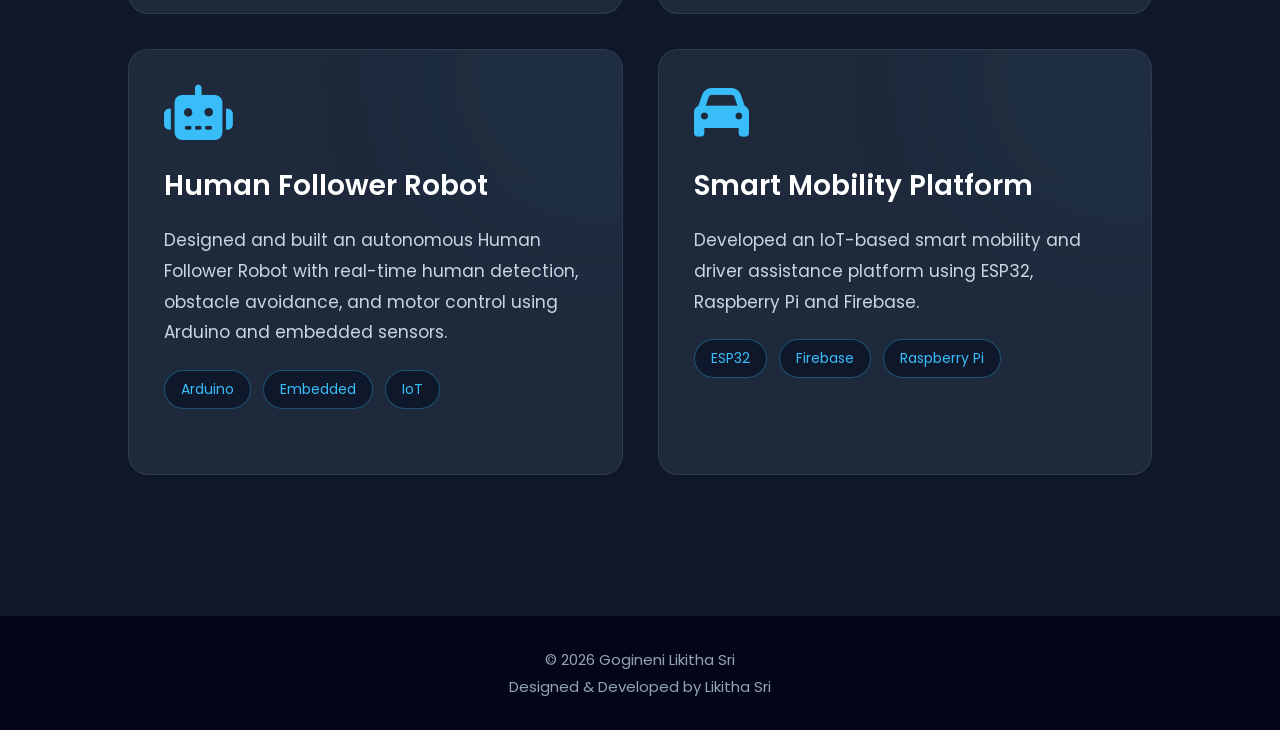
<file: projects.html>
<!DOCTYPE html>
<html lang="en">
<head>
<meta charset="UTF-8">
<meta name="viewport" content="width=device-width, initial-scale=1.0">
<title>Projects | Likitha Sri</title>

<link rel="stylesheet" href="style.css">
<link href="https://fonts.googleapis.com/css2?family=Poppins:wght@300;400;500;600;700&display=swap" rel="stylesheet">
<link rel="stylesheet" href="https://cdnjs.cloudflare.com/ajax/libs/font-awesome/6.6.0/css/all.min.css">
</head>
<body>

<nav class="navbar">
<div class="logo">Likitha Sri Portfolio</div>
<ul class="nav-links">
<li><a href="updated_index.html">Home</a></li>
<li><a href="about.html">About</a></li>
<li><a href="education.html">Education</a></li>
<li><a href="projects.html" class="active">Projects</a></li>
<li><a href="achievements.html">Achievements</a></li>
</ul>
</nav>

<section class="projects-page">

<div class="page-heading">
<h5>MY WORK</h5>
<h1>Featured Projects</h1>
<p>These projects reflect my interests in RF & Antenna Design, Embedded Systems, Machine Learning, IoT, and Aerospace Technology.</p>
</div>

<div class="projects-grid">

<div class="project-card">
<i class="fas fa-satellite"></i>
<h2>5G mm-Wave MIMO Antenna</h2>
<p>Designed a compact self-isolated 5G mm-Wave MIMO antenna using CST Studio Suite. Optimized antenna performance through slot-engineering techniques and evaluated key parameters including S-parameters, isolation, ECC, and TARC.<br> Presented the research at a Research Conclave.
<div class="tech-stack">
<span>CST Studio</span><span>RF</span><span>MIMO</span>
</div>
<div class="project-links">
<a href="https://github.com/likithasrig/5G-mmWave-MIMO-Antenna" target="_blank">GitHub</a>
</div>
</div>

<div class="project-card">
<i class="fas fa-globe"></i>
<h2>CanSat Ground Control Software</h2>
<p>Built a responsive Ground Control Station (GCS) with live GPS tracking, real-time telemetry dashboards, mission monitoring, and interactive data visualization for CanSat missions.</p>
<div class="tech-stack">
<span>HTML</span><span>CSS</span><span>JavaScript</span><span>Leaflet</span>
</div>
<div class="project-links">
<a href="https://github.com/likithasrig/CanSat-Ground-Control-Software-GCS-" target="_blank">GitHub</a>
</div>
</div>

<div class="project-card">
<i class="fas fa-chart-line"></i>
<h2>HR Analytics for Employee Attrition Prediction</h2>
<p>Conducted HR Analytics on employee data to analyze attrition patterns across departments, salary levels, and work performance using Python and data visualization techniques.</p>
<div class="tech-stack">
<span>Python</span><span>Pandas</span><span>Matplotlib</span>
</div>
<div class="project-links">
<a href="https://github.com/likithasrig/HR-Analytics-Employee-Attrition-Prediction" target="_blank">GitHub</a>
</div>
</div>

<div class="project-card">
<i class="fas fa-virus"></i>
<h2>COVID-19 Case Forecasting Using SARIMAX Time Series Models</h2>
<p>Built time series forecasting models using ARIMA and SARIMAX to predict COVID-19 case trends, evaluating model performance through statistical metrics and data visualization.</p>
<div class="tech-stack">
<span>Python</span><span>SARIMAX</span><span>Statsmodels</span>
</div>
<div class="project-links">
<a href="https://github.com/likithasrig/COVID19-Time-Series-Forecasting-SARIMAX" target="_blank">GitHub</a>
</div>
</div>

<div class="project-card">
<i class="fas fa-robot"></i>
<h2>Human Follower Robot</h2>
<p>Designed and built an autonomous Human Follower Robot with real-time human detection, obstacle avoidance, and motor control using Arduino and embedded sensors.</p>
<div class="tech-stack">
<span>Arduino</span><span>Embedded</span><span>IoT</span>
</div>
</div>

<div class="project-card">
<i class="fas fa-car"></i>
<h2>Smart Mobility Platform</h2>
<p>Developed an IoT-based smart mobility and driver assistance platform using ESP32, Raspberry Pi and Firebase.</p>
<div class="tech-stack">
<span>ESP32</span><span>Firebase</span><span>Raspberry Pi</span>
</div>
</div>

</div>

</section>

<footer>
<p>© 2026 Gogineni Likitha Sri<br>Designed & Developed by Likitha Sri</p>
</footer>

</body>
</html>
</file>
<file: style.css>
*{
    margin:0;
    padding:0;
    box-sizing:border-box;
}
html{
    scroll-behavior:smooth;
}
body{
    font-family:'Poppins',sans-serif;
    background:#0f172a;
    color:#ffffff;
    overflow-x:hidden;
}
section{
    width:100%;
    padding:80px 10%;
}
h1{
    font-size:60px;
    font-weight:700;
}
h2{
    font-size:38px;
    font-weight:600;
}
h3{
    font-size:22px;
    font-weight:500;
}
p{
    color:#cbd5e1;
    line-height:1.8;
    font-size:17px;
}
a{
    text-decoration:none;
}
img{
    max-width:100%;
    display:block;
}
.navbar{
    position: fixed;
    top: 0;
    left: 0;
    width: 100%;
    padding: 20px 10%;
    display: flex;
    justify-content: space-between;
    align-items: center;
    background: rgba(15, 23, 42, 0.95);
    backdrop-filter: blur(10px);
    z-index: 1000;
    border-bottom: 1px solid rgba(255,255,255,0.08);
}
.logo{
    font-size: 28px;
    font-weight: 700;
    color: #38bdf8;
    letter-spacing: 1px;
}
.nav-links{
    display: flex;
    list-style: none;
    gap: 35px;
}
.nav-links li{
    list-style: none;
}
.nav-links a{
    position: relative;
    color: #ffffff;
    font-size: 17px;
    font-weight: 500;
    transition: 0.3s;
}
.nav-links a:hover{
    color: #38bdf8;
}
.nav-links a.active{
    color: #38bdf8;
}

/* Animated underline */

.nav-links a::after{
    content: "";
    position: absolute;
    left: 0;
    bottom: -6px;
    width: 0%;
    height: 2px;
    background: #38bdf8;
    transition: 0.3s;
}
.nav-links a:hover::after,
.nav-links a.active::after{
    width: 100%;
}

/* HERO SECTION*/

.hero{
    min-height: 90vh;
    display: flex;
    justify-content: space-between;
    align-items: center;
    gap: 70px;
    padding: 120px 10% 80px;
}
.hero-text{
    flex: 1;
}
.hero-text h3{
    font-size: 24px;
    color: #38bdf8;
    margin-bottom: 15px;
}
.hero-text h1{
    font-size: 62px;
    line-height: 1.2;
    margin-bottom: 20px;
}
.hero-text h2{
    font-size: 28px;
    color: #94a3b8;
    margin-bottom: 25px;
    font-weight: 500;
}
.hero-text p{
    max-width: 600px;
    margin-bottom: 35px;
    font-size: 18px;
}

/* Buttons */

.buttons{
    display: flex;
    gap: 20px;
    margin-top: 20px;
}
.btn{
    display: inline-block;
    padding: 14px 32px;
    background: #38bdf8;
    color: #fff;
    border-radius: 50px;
    font-weight: 600;
    transition: 0.3s ease;
}
.btn:hover{
    background: #0ea5e9;
    transform: translateY(-4px);
    box-shadow: 0 10px 25px rgba(56,189,248,.4);
}
.btn-outline{
    background: transparent;
    border: 2px solid #38bdf8;
    color: #38bdf8;
}
.btn-outline:hover{
    background: #38bdf8;
    color: white;
}

/* Profile Image */

.hero-image{
    flex: 1;
    display: flex;
    justify-content: center;
}
.hero-image img{
    width:380px;
    height:380px;
    object-fit:cover;
    border-radius:50%;
    border:6px solid #38bdf8;
    box-shadow:
    0 0 25px rgba(56,189,248,.4),
    0 0 60px rgba(56,189,248,.2);
    animation:float 4s ease-in-out infinite;
}
@keyframes float{
    0%{
        transform:translateY(0px);
    }
    50%{
        transform:translateY(-18px);
    }
    100%{
        transform:translateY(0px);
    }
}
.hero-image img:hover{
    transform: scale(1.05);
}

/*ABOUT SECTION*/

.intro{
    text-align: center;
    padding: 80px 10%;
}
.intro h2{
    font-size: 40px;
    color: #38bdf8;
    margin-bottom: 25px;
}
.intro p{
    max-width: 900px;
    margin: auto;
    font-size: 18px;
    line-height: 1.9;
    color: #cbd5e1;
}
.read-more{
    display: inline-block;
    margin-top: 35px;
    color: #38bdf8;
    font-size: 18px;
    font-weight: 600;
    transition: .3s;
}
.read-more:hover{
    color: white;
    letter-spacing: 1px;
}

/* STATISTICS*/

.stats{
    display: flex;
    justify-content: center;
    align-items: center;
    flex-wrap: wrap;
    gap: 30px;
    padding: 70px 10%;
}
.stat-card{
    width: 220px;
    background: rgba(255,255,255,0.05);
    border: 1px solid rgba(255,255,255,0.1);
    border-radius: 20px;
    padding: 35px 20px;
    text-align: center;
    backdrop-filter: blur(10px);
    transition: .4s;
}
.stat-card:hover{
    transform: translateY(-10px);
    border-color: #38bdf8;
    box-shadow: 0 15px 35px rgba(56,189,248,.25);
}
.stat-card i{
    font-size: 52px;
    color: #38bdf8;
    margin-bottom: 20px;
}
.stat-card h2{
    font-size: 42px;
    margin-bottom: 10px;
    color: white;
}
.stat-card p{
    color: #cbd5e1;
    font-size: 18px;
}

/*FOOTER*/

footer{
    background: #020617;
    text-align: center;
    padding: 30px;
    margin-top: 60px;
    border-top: 1px solid rgba(255,255,255,.08);
}
footer p{
    color: #94a3b8;
    font-size: 15px;
    line-height: 1.8;
}

/*RESPONSIVE DESIGN*/

@media(max-width:992px){

    .hero{
        flex-direction: column-reverse;
        text-align: center;
    }
    .hero-text p{
        margin: auto;
    }
    .buttons{
        justify-content: center;
    }
    .hero-image img{
        width: 300px;
        height: 300px;
    }
    .navbar{
        flex-direction: column;
        padding: 20px;
    }
    .nav-links{
        margin-top: 20px;
        gap: 18px;
        flex-wrap: wrap;
        justify-content: center;
    }
    .stats{
        flex-direction: column;
    }
}

/* HERO BACKGROUND*/

.hero{
    position: relative;
    overflow: hidden;
}
.hero::before{
    content:"";
    position:absolute;
    width:450px;
    height:450px;
    background:#38bdf8;
    border-radius:50%;
    filter:blur(180px);
    opacity:.15;
    top:-120px;
    right:-120px;
    z-index:-1;
}
.hero::after{
    content:"";
    position:absolute;
    width:350px;
    height:350px;
    background:#7c3aed;
    border-radius:50%;
    filter:blur(160px);
    opacity:.12;
    bottom:-120px;
    left:-120px;
    z-index:-1;
}

/*SOCIAL ICONS*/

.social-icons{
    margin-top:35px;
    display:flex;
    gap:20px;
}
.social-icons a{
    width:55px;
    height:55px;
    border-radius:50%;
    background:rgba(255,255,255,.05);
    display:flex;
    justify-content:center;
    align-items:center;
    color:#38bdf8;
    font-size:24px;
    transition:.35s;
}
.social-icons a:hover{
    background:#38bdf8;
    color:white;
    transform:translateY(-6px);
}

/* ABOUT PAGE*/

.about{
    min-height:100vh;
    display:flex;
    justify-content:space-between;
    align-items:center;
    gap:70px;
    padding:140px 10% 80px;
}
.about-image{
    flex:1;
    display:flex;
    justify-content:center;
}
.about-image img{
    width:380px;
    height:380px;
    object-fit:cover;
    border-radius:50%;
    border:6px solid #38bdf8;
    box-shadow:0 0 30px rgba(56,189,248,.35);
    transition:.4s;
}
.about-image img:hover{
    transform:scale(1.05);
    box-shadow:0 0 50px rgba(56,189,248,.5);
}
.about-content{
    flex:1;
}
.about-content h5{
    color:#38bdf8;
    letter-spacing:3px;
    font-size:16px;
    margin-bottom:15px;
}
.about-content h2{
    font-size:52px;
    margin-bottom:20px;
}
.about-content h3{
    color:#94a3b8;
    font-size:24px;
    font-weight:500;
    margin-bottom:25px;
    line-height:1.5;
}

.about-content p{
    margin-bottom:20px;
    font-size:17px;
    color:#cbd5e1;
    line-height:1.9;
}


/*COMMON SECTION TITLE*/

.section-title{
    text-align:center;
    font-size:42px;
    color:#38bdf8;
    margin-bottom:60px;
}


/*ENGINEERING JOURNEY*/

.journey{
    padding:80px 10%;
}

.timeline{
    position:relative;
    max-width:900px;
    margin:auto;
}

.timeline::before{
    content:"";
    position:absolute;
    left:50%;
    top:0;
    width:3px;
    height:100%;
    background:#38bdf8;
    transform:translateX(-50%);
}

.timeline-item{
    width:50%;
    padding:25px 45px;
    position:relative;
}

.timeline-item:nth-child(odd){
    left:0;
    text-align:right;
}

.timeline-item:nth-child(even){
    left:50%;
}

.timeline-dot{
    width:18px;
    height:18px;
    background:#38bdf8;
    border-radius:50%;
    position:absolute;
    top:35px;
    right:-9px;
}

.timeline-item:nth-child(even) .timeline-dot{
    left:-9px;
}

.timeline-content{
    background:#1e293b;
    padding:25px;
    border-radius:15px;
    transition:.35s;
}

.timeline-content:hover{
    transform:translateY(-8px);
    box-shadow:0 15px 35px rgba(0,0,0,.35);
}

.timeline-content h3{
    color:#38bdf8;
    margin-bottom:10px;
}

.timeline-content p{
    color:#cbd5e1;
}


/*AREAS OF EXPERTISE*/

.expertise{
    padding:80px 10%;
}

.expertise-grid{
    display:grid;
    grid-template-columns:repeat(auto-fit,minmax(250px,1fr));
    gap:30px;
}

.expertise-card{
    background:#1e293b;
    border-radius:20px;
    padding:35px;
    text-align:center;
    transition:.35s;
}

.expertise-card:hover{
    transform:translateY(-10px);
    box-shadow:0 15px 30px rgba(56,189,248,.2);
}

.expertise-card i{
    font-size:55px;
    color:#38bdf8;
    margin-bottom:20px;
}

.expertise-card h3{
    margin-bottom:15px;
}

.expertise-card p{
    color:#cbd5e1;
}


/* TECHNICAL SKILLS*/

.skills{
    padding:80px 10%;
}

.skill{
    margin-bottom:30px;
}

.skill-name{
    display:flex;
    justify-content:space-between;
    margin-bottom:10px;
    font-size:18px;
    font-weight:500;
}

.skill-bar{
    height:12px;
    background:#334155;
    border-radius:30px;
    overflow:hidden;
}

.skill-progress{
    height:100%;
    background:#38bdf8;
    border-radius:30px;
}


/* INTERNSHIPS*/

.internships{
    padding:80px 10%;
}

.internship-grid{
    display:grid;
    grid-template-columns:repeat(auto-fit,minmax(320px,1fr));
    gap:30px;
}

.internship-card{
    background:#1e293b;
    padding:35px;
    border-radius:20px;
    transition:.35s;
}

.internship-card:hover{
    transform:translateY(-10px);
    box-shadow:0 15px 30px rgba(56,189,248,.2);
}

.internship-card h3{
    color:#38bdf8;
    margin-bottom:12px;
}


/* LEADERSHIP */

.leadership{
    padding:80px 10%;
}

.leadership-grid{
    display:grid;
    grid-template-columns:repeat(auto-fit,minmax(250px,1fr));
    gap:30px;
}

.leadership-card{
    background:#1e293b;
    padding:35px;
    border-radius:20px;
    text-align:center;
    transition:.35s;
}

.leadership-card:hover{
    transform:translateY(-10px);
    box-shadow:0 15px 30px rgba(56,189,248,.2);
}

.leadership-card i{
    font-size:45px;
    color:#38bdf8;
    margin-bottom:20px;
}

.leadership-card h3{
    margin-bottom:15px;
}


/* RESPONSIVE*/

@media(max-width:992px){
.about{
    flex-direction:column;
    text-align:center;
}
.about-image img{
    width:300px;
    height:300px;
}
.timeline::before{
    left:20px;
}
.timeline-item{
    width:100%;
    left:0 !important;
    padding-left:60px;
    padding-right:10px;
    text-align:left !important;
}
.timeline-dot{
    left:12px !important;
}
.about-content h2{
    font-size:42px;
}
.about-content h3{
    font-size:22px;
}
}

/*PROJECTS PAGE*/

.projects-page{
    padding:140px 10% 80px;
}
.page-heading{
    text-align:center;
    margin-bottom:70px;
}
.page-heading h5{
    color:#38bdf8;
    letter-spacing:3px;
    font-size:16px;
    margin-bottom:15px;
}
.page-heading h1{
    font-size:52px;
    margin-bottom:20px;
}
.page-heading p{
    max-width:800px;
    margin:auto;
    color:#cbd5e1;
    font-size:18px;
    line-height:1.8;
}

/*PROJECT GRID*/

.projects-grid{
    display:grid;
    grid-template-columns:repeat(auto-fit,minmax(350px,1fr));
    gap:35px;
}

/*PROJECT CARD*/

.project-card{
    background:#1e293b;
    border-radius:20px;
    padding:35px;
    transition:.4s;
    border:1px solid rgba(255,255,255,.08);
    position:relative;
    overflow:hidden;
}
.project-card::before{
    content:"";
    position:absolute;
    width:250px;
    height:250px;
    background:#38bdf8;
    border-radius:50%;
    filter:blur(120px);
    opacity:.08;
    top:-100px;
    right:-100px;
}
.project-card:hover{
    transform:translateY(-12px);
    border-color:#38bdf8;
    box-shadow:0 18px 40px rgba(56,189,248,.20);
}

/*ICON*/

.project-card i{
    font-size:55px;
    color:#38bdf8;
    margin-bottom:25px;
}

/*TITLE*/

.project-card h2{
    font-size:28px;
    margin-bottom:18px;
}

/* DESCRIPTION*/

.project-card p{
    color:#cbd5e1;
    line-height:1.8;
    margin-bottom:22px;
}

/*TECH STACK*/

.tech-stack{
    display:flex;
    flex-wrap:wrap;
    gap:12px;
    margin-bottom:30px;
}
.tech-stack span{
    padding:8px 16px;
    border-radius:30px;
    background:#0f172a;
    color:#38bdf8;
    font-size:14px;
    border:1px solid rgba(56,189,248,.35);
}

/* BUTTONS*/

.project-links{
    display:flex;
    gap:15px;
}
.project-links a{
    padding:12px 22px;
    background:#38bdf8;
    color:white;
    border-radius:30px;
    font-weight:600;
    transition:.35s;
}
.project-links a:hover{
    background:#0ea5e9;
    transform:translateY(-4px);
}

/*RESPONSIVE*/

@media(max-width:992px){
.projects-page{
padding:120px 8% 60px;
}
.page-heading h1{
font-size:42px;
}
.projects-grid{
grid-template-columns:1fr;
}
.project-card{
padding:30px;
}
.project-card h2{
font-size:24px;
}
}

/*EDUCATION PAGE*/

.education-page{
    padding:140px 10% 80px;
}

/*EDUCATION GRID*/

.education-grid{
    display:grid;
    grid-template-columns:repeat(auto-fit,minmax(320px,1fr));
    gap:35px;
    margin-bottom:90px;
}

/*DUCATION CARD*/

.education-card{
    background:#1e293b;
    padding:35px;
    border-radius:20px;
    text-align:center;
    border:1px solid rgba(255,255,255,.08);
    transition:.35s;
    position:relative;
    overflow:hidden;
}
.education-card::before{
    content:"";
    position:absolute;
    width:220px;
    height:220px;
    background:#38bdf8;
    border-radius:50%;
    filter:blur(120px);
    opacity:.08;
    top:-100px;
    right:-100px;
}
.education-card:hover{
    transform:translateY(-10px);
    border-color:#38bdf8;
    box-shadow:0 18px 35px rgba(56,189,248,.20);
}
.education-card i{
    font-size:55px;
    color:#38bdf8;
    margin-bottom:20px;
}
.education-card h2{
    font-size:28px;
    margin-bottom:15px;
}
.education-card h4{
    color:#94a3b8;
    margin-bottom:18px;
    font-weight:500;
}
.education-card p{
    margin-bottom:10px;
}

/* ACADEMIC HIGHLIGHTS */

.highlights{
    padding:40px 0 80px;
}
.highlights-grid{
    display:grid;
    grid-template-columns:repeat(auto-fit,minmax(250px,1fr));
    gap:30px;
}
.highlight-card{
    background:#1e293b;
    border-radius:20px;
    padding:35px;
    text-align:center;
    transition:.35s;
    border:1px solid rgba(255,255,255,.08);
}
.highlight-card:hover{
    transform:translateY(-8px);
    box-shadow:0 15px 30px rgba(56,189,248,.18);
}
.highlight-card i{
    font-size:50px;
    color:#38bdf8;
    margin-bottom:20px;
}
.highlight-card h3{
    margin-bottom:15px;
}

/*COURSEWORK*/

.coursework{
    padding:40px 0;
}
.course-grid{
    display:flex;
    flex-wrap:wrap;
    justify-content:center;
    gap:18px;
}
.course-grid span{
    background:#1e293b;
    color:#38bdf8;
    border:1px solid rgba(56,189,248,.30);
    padding:14px 22px;
    border-radius:40px;
    transition:.3s;
    font-weight:500;
}
.course-grid span:hover{
    background:#38bdf8;
    color:white;
    transform:translateY(-4px);
}

/* RESPONSIVE */

@media(max-width:992px){
.education-page{
padding:120px 8% 60px;
}
.education-grid{
grid-template-columns:1fr;
}
.highlights-grid{
grid-template-columns:1fr;
}
.education-card h2{
font-size:24px;
}
.course-grid{
justify-content:flex-start;
}
}

/* ACHIEVEMENTS PAGE */

.achievements-page{
    padding:140px 10% 80px;
}

/*SECTION SPACING*/

.achievement-section{
    margin-bottom:90px;
}

/*ACHIEVEMENT GRID*/

.achievement-grid{
    display:grid;
    grid-template-columns:repeat(auto-fit,minmax(320px,1fr));
    gap:35px;
}

/*ACHIEVEMENT CARD*/

.achievement-card{
    background:#1e293b;
    border-radius:20px;
    padding:35px;
    text-align:center;
    border:1px solid rgba(255,255,255,.08);
    transition:.35s;
    position:relative;
    overflow:hidden;
}
.achievement-card::before{
    content:"";
    position:absolute;
    width:220px;
    height:220px;
    background:#38bdf8;
    border-radius:50%;
    filter:blur(120px);
    opacity:.08;
    top:-100px;
    right:-100px;
}
.achievement-card:hover{
    transform:translateY(-10px);
    border-color:#38bdf8;
    box-shadow:0 18px 35px rgba(56,189,248,.20);
}
/*ICON*/

.achievement-card i{
    font-size:55px;
    color:#38bdf8;
    margin-bottom:22px;
}
/*TITLE*/

.achievement-card h3{
    font-size:26px;
    margin-bottom:15px;
}
/*DESCRIPTION*/

.achievement-card p{
    color:#cbd5e1;
    line-height:1.8;
    margin-bottom:10px;
}
.achievement-card strong{
    color:#38bdf8;
}
.achievement-card em{
    color:#94a3b8;
    font-style:italic;
}

/*RESPONSIVE*/

@media(max-width:992px){
.achievements-page{
padding:120px 8% 60px;
}
.achievement-grid{
grid-template-columns:1fr;
}
.achievement-card{
padding:30px;
}
.achievement-card h3{
font-size:22px;
}
}
</file>
